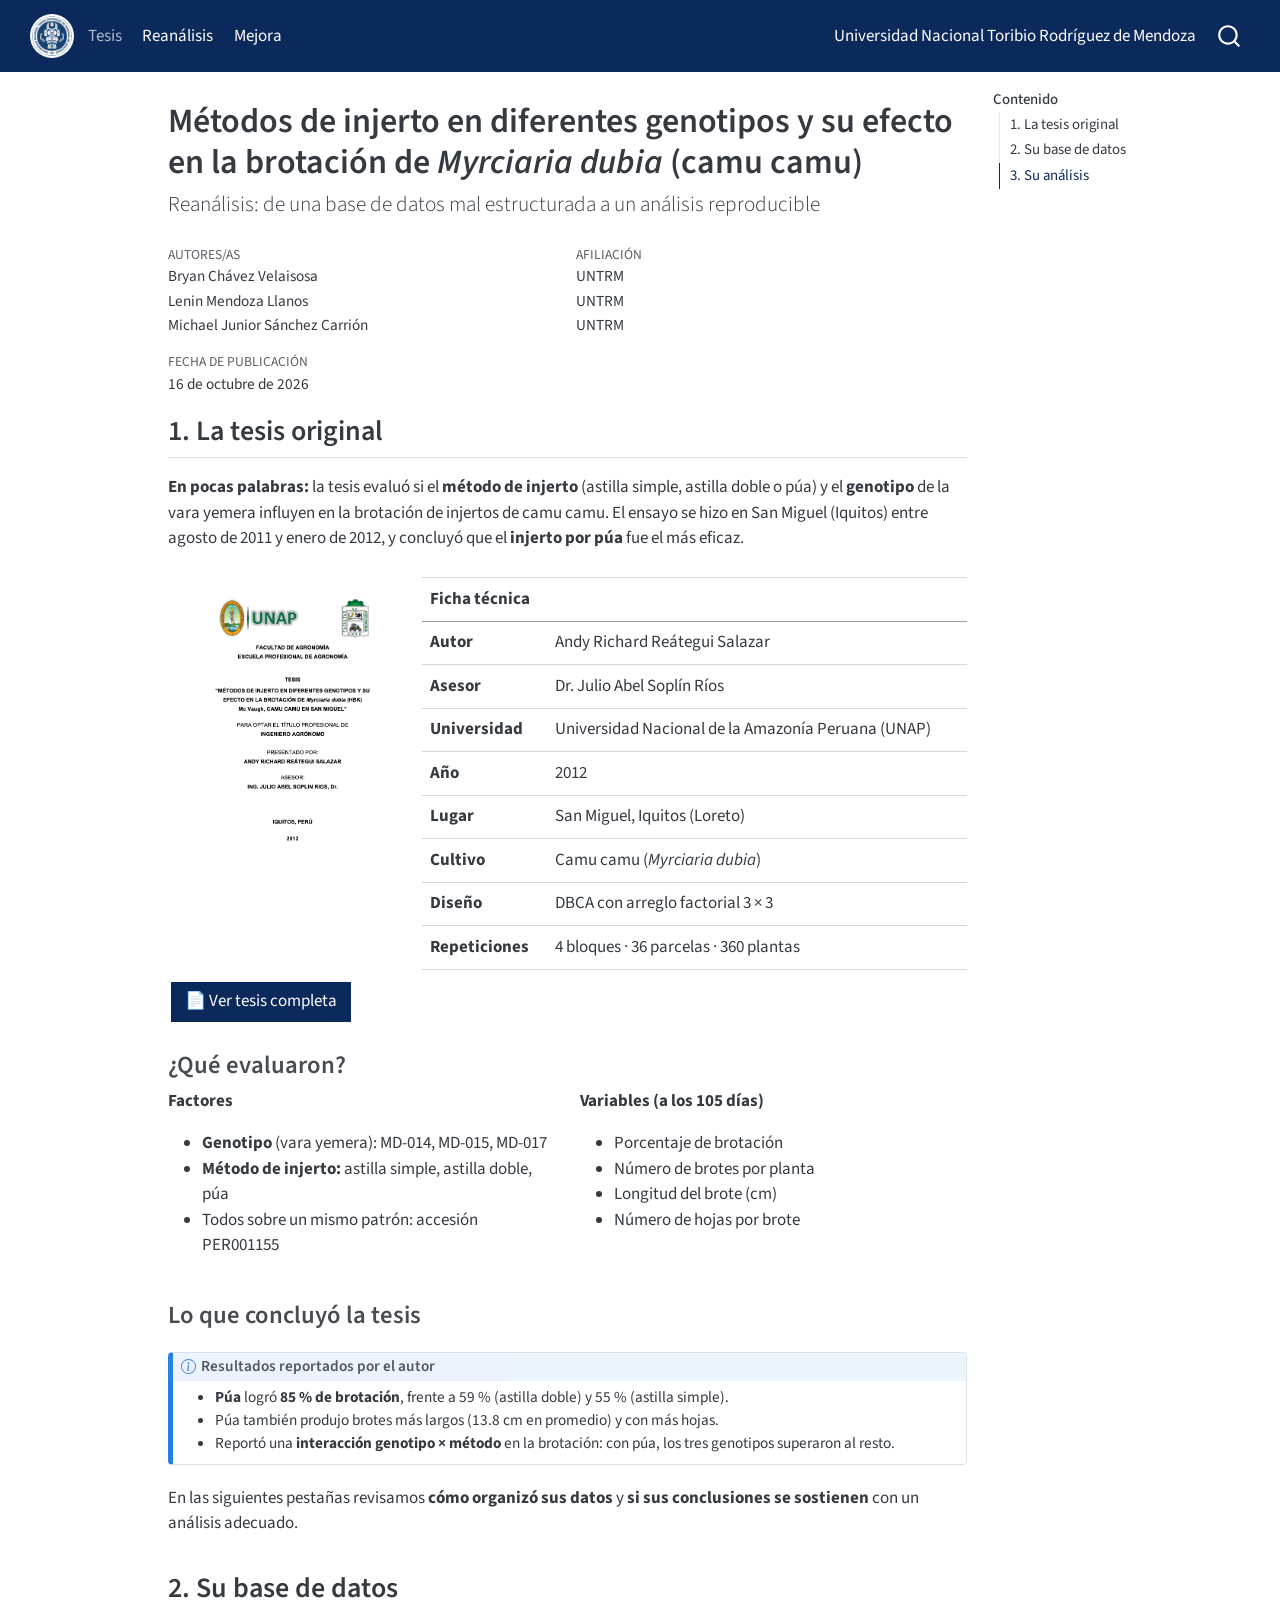
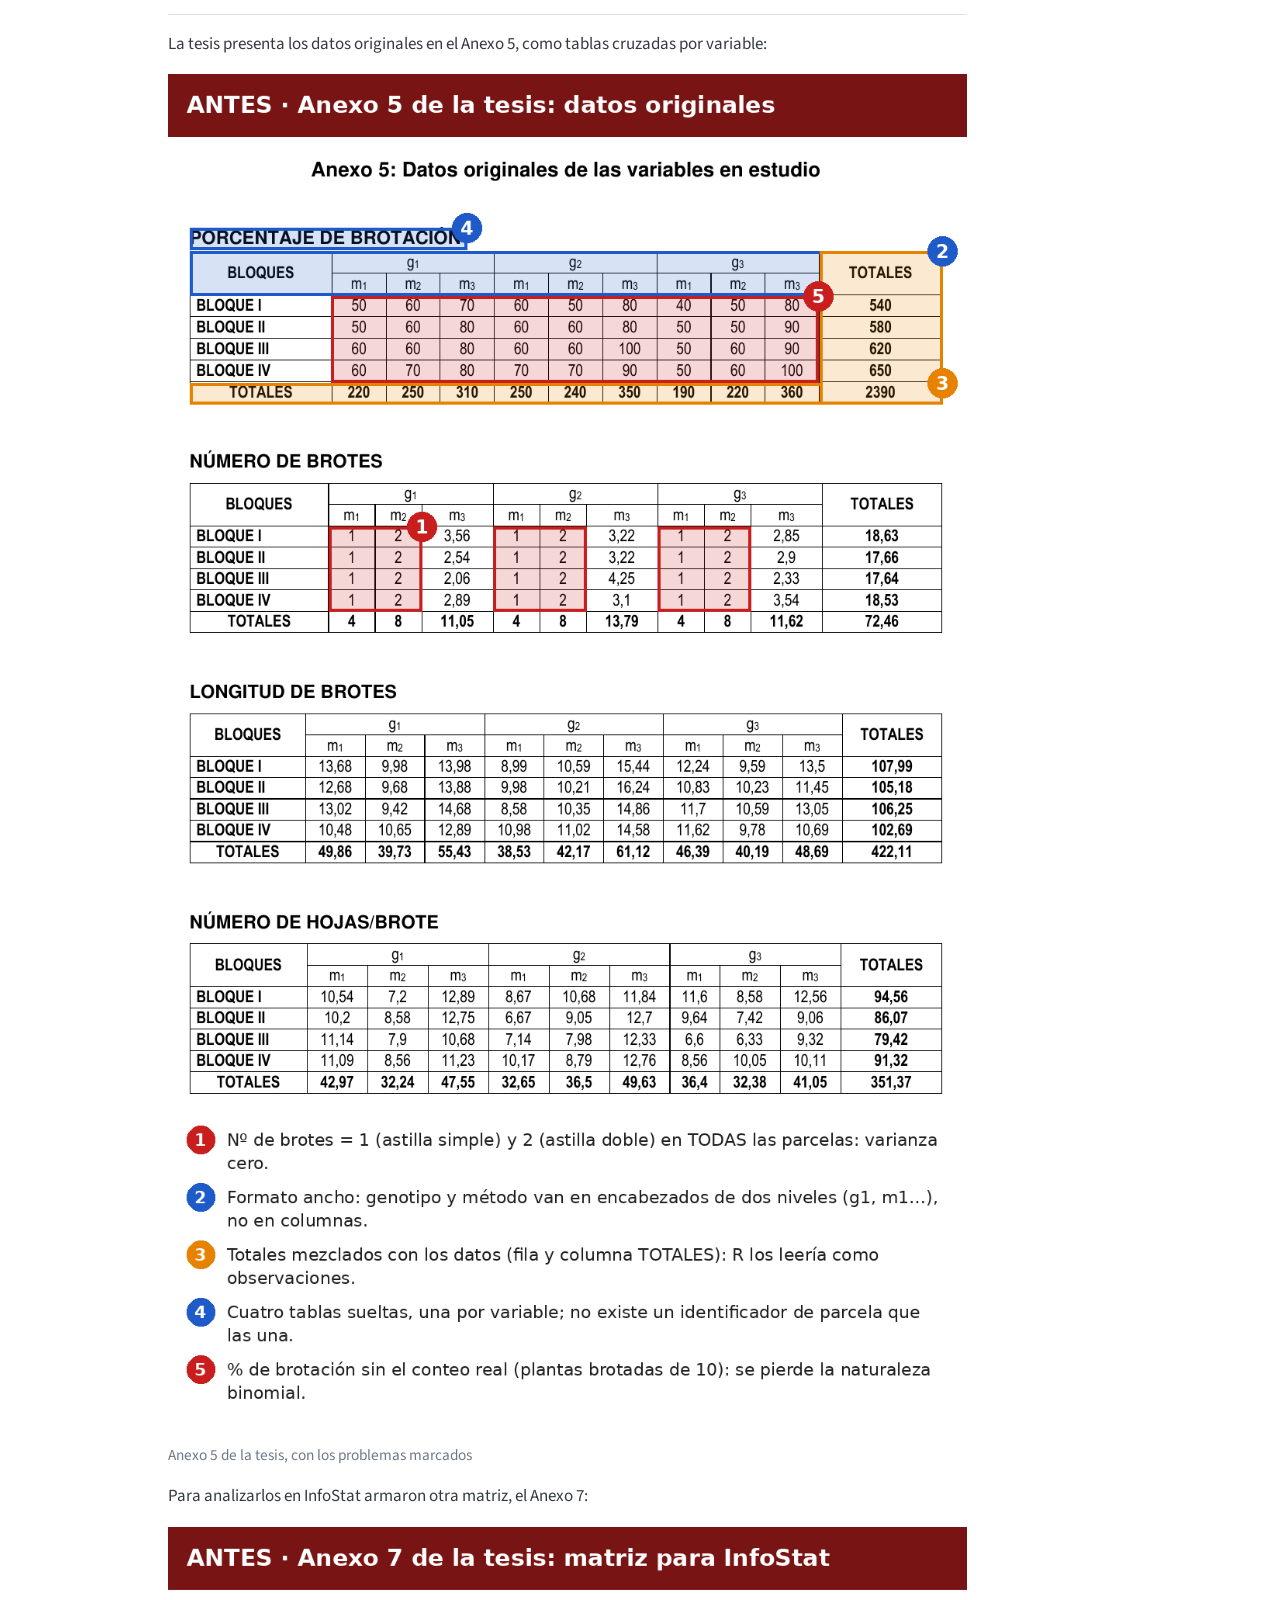
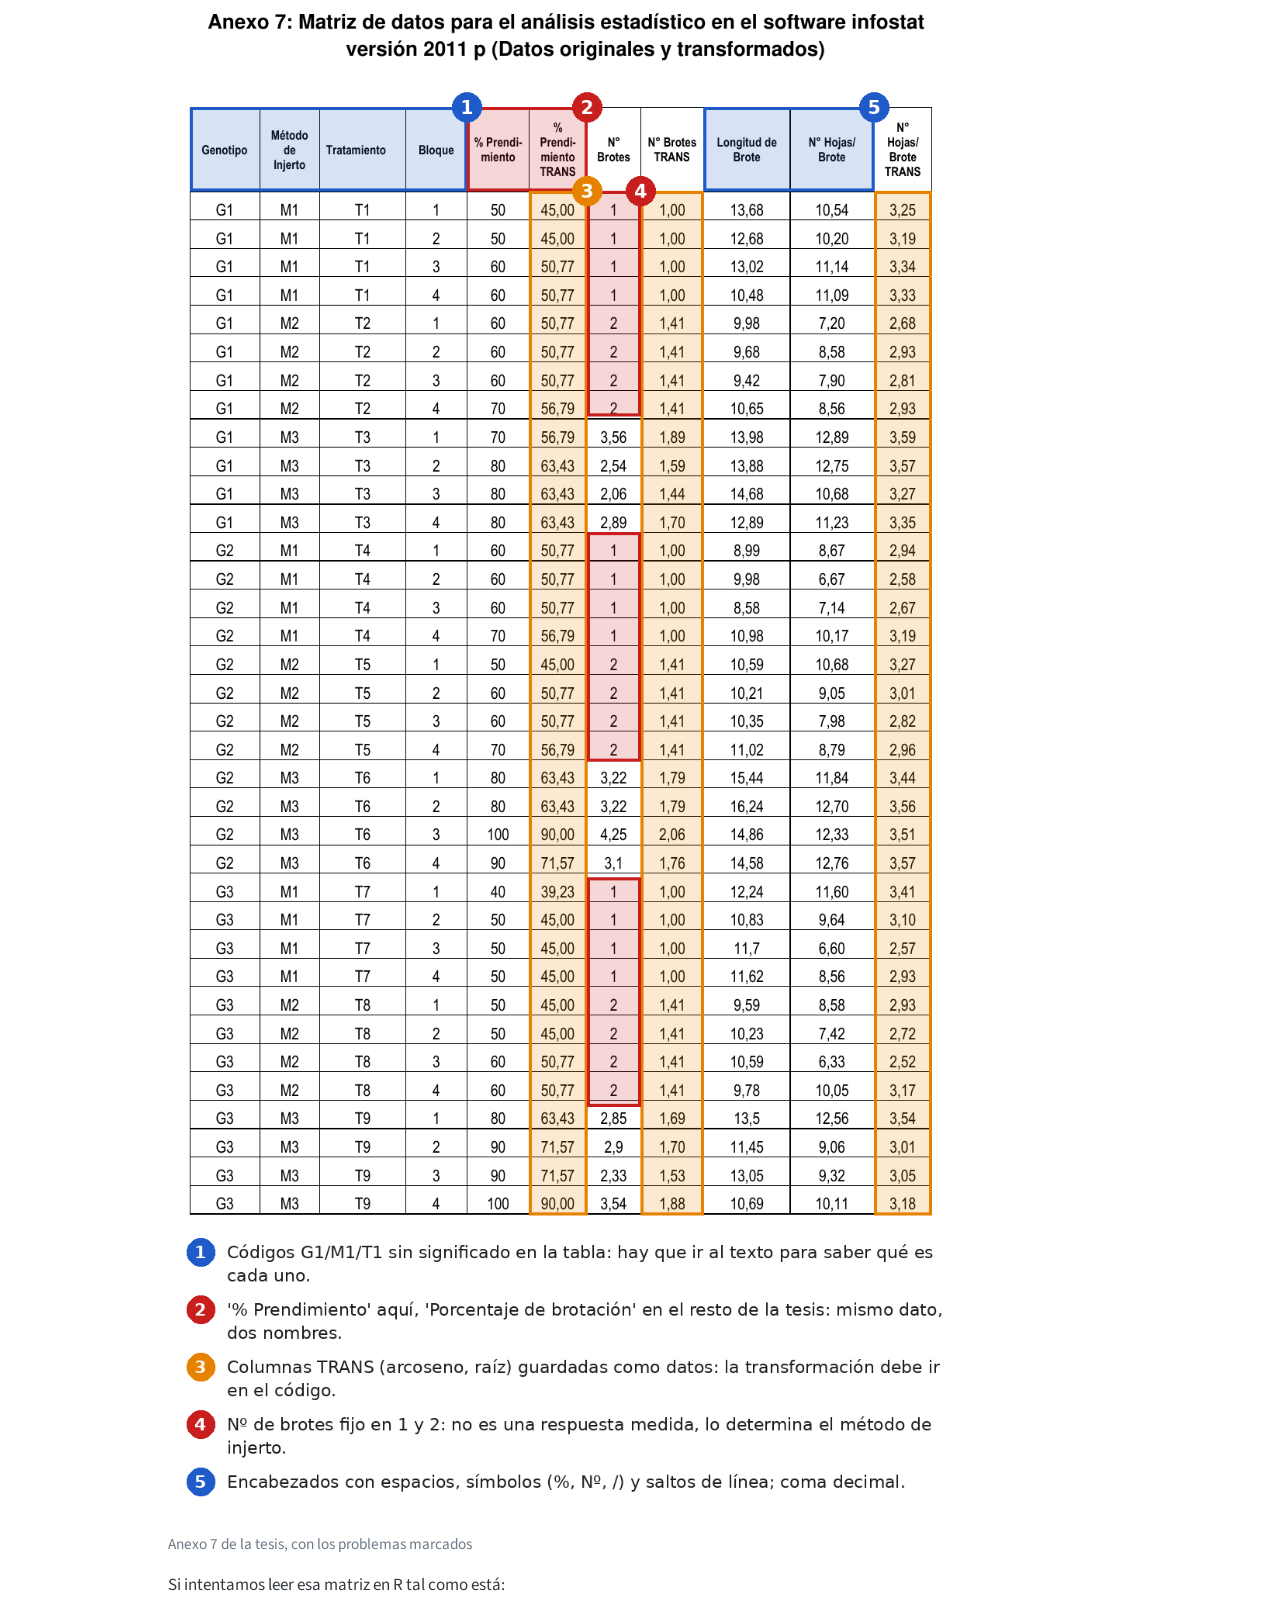
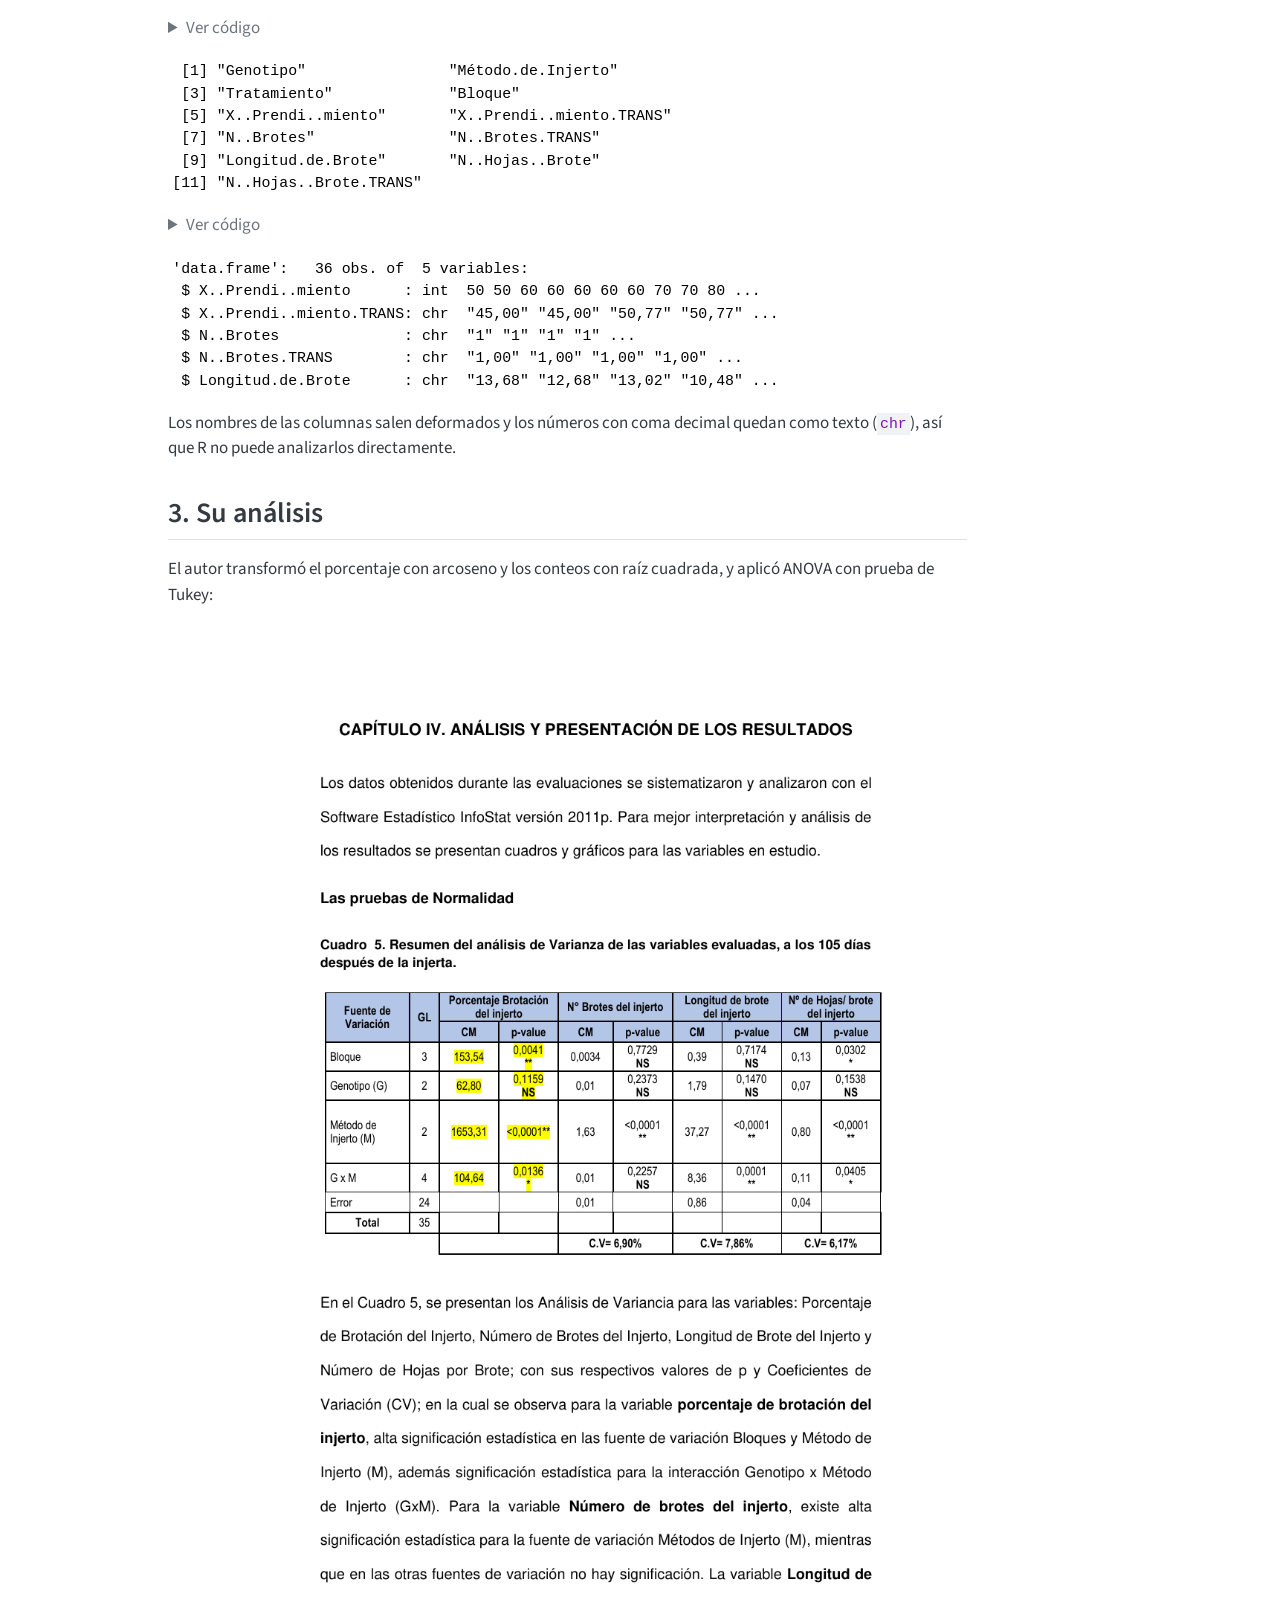
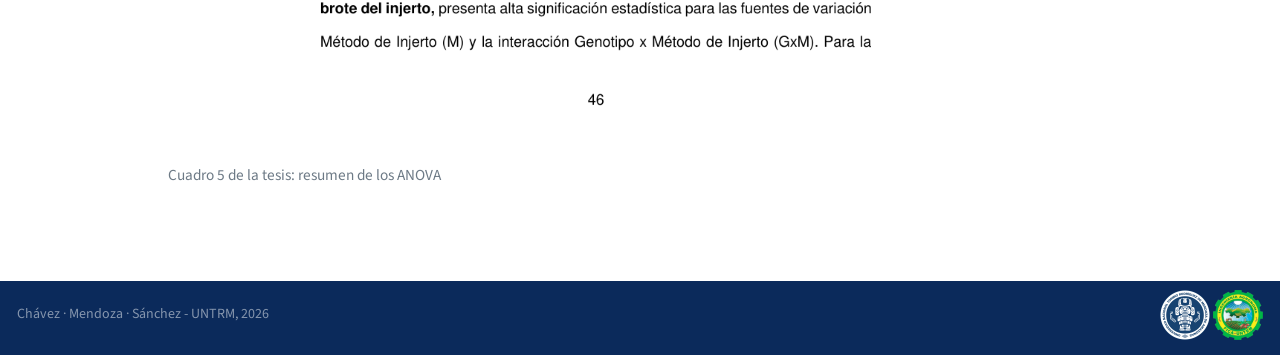
<file: docs/index.html>
<!DOCTYPE html>
<html xmlns="http://www.w3.org/1999/xhtml" lang="es" xml:lang="es"><head>

<meta charset="utf-8">
<meta name="generator" content="quarto-1.9.37">

<meta name="viewport" content="width=device-width, initial-scale=1.0, user-scalable=yes">

<meta name="author" content="Bryan Chávez Velaisosa">
<meta name="author" content="Lenin Mendoza Llanos">
<meta name="author" content="Michael Junior Sánchez Carrión">

<title>Métodos de injerto en diferentes genotipos y su efecto en la brotación de Myrciaria dubia (camu camu)</title>
<style>
/* Default styles provided by pandoc.
** See https://pandoc.org/MANUAL.html#variables-for-html for config info.
*/
code{white-space: pre-wrap;}
span.smallcaps{font-variant: small-caps;}
div.columns{display: flex; gap: min(4vw, 1.5em);}
div.column{flex: auto; overflow-x: auto;}
div.hanging-indent{margin-left: 1.5em; text-indent: -1.5em;}
ul.task-list{list-style: none;}
ul.task-list li input[type="checkbox"] {
  width: 0.8em;
  margin: 0 0.8em 0.2em -1em; /* quarto-specific, see https://github.com/quarto-dev/quarto-cli/issues/4556 */ 
  vertical-align: middle;
}
/* CSS for syntax highlighting */
html { -webkit-text-size-adjust: 100%; }
pre > code.sourceCode { white-space: pre; position: relative; }
pre > code.sourceCode > span { display: inline-block; line-height: 1.25; }
pre > code.sourceCode > span:empty { height: 1.2em; }
.sourceCode { overflow: visible; }
code.sourceCode > span { color: inherit; text-decoration: inherit; }
div.sourceCode { margin: 1em 0; }
pre.sourceCode { margin: 0; }
@media screen {
div.sourceCode { overflow: auto; }
}
@media print {
pre > code.sourceCode { white-space: pre-wrap; }
pre > code.sourceCode > span { text-indent: -5em; padding-left: 5em; }
}
pre.numberSource code
  { counter-reset: source-line 0; }
pre.numberSource code > span
  { position: relative; left: -4em; counter-increment: source-line; }
pre.numberSource code > span > a:first-child::before
  { content: counter(source-line);
    position: relative; left: -1em; text-align: right; vertical-align: baseline;
    border: none; display: inline-block;
    -webkit-touch-callout: none; -webkit-user-select: none;
    -khtml-user-select: none; -moz-user-select: none;
    -ms-user-select: none; user-select: none;
    padding: 0 4px; width: 4em;
  }
pre.numberSource { margin-left: 3em;  padding-left: 4px; }
div.sourceCode
  {   }
@media screen {
pre > code.sourceCode > span > a:first-child::before { text-decoration: underline; }
}
</style>


<script src="site_libs/quarto-nav/quarto-nav.js"></script>
<script src="site_libs/quarto-nav/headroom.min.js"></script>
<script src="site_libs/clipboard/clipboard.min.js"></script>
<script src="site_libs/quarto-search/autocomplete.umd.js"></script>
<script src="site_libs/quarto-search/fuse.min.js"></script>
<script src="site_libs/quarto-search/quarto-search.js"></script>
<meta name="quarto:offset" content="./">
<script src="site_libs/quarto-html/quarto.js" type="module"></script>
<script src="site_libs/quarto-html/tabsets/tabsets.js" type="module"></script>
<script src="site_libs/quarto-html/popper.min.js"></script>
<script src="site_libs/quarto-html/tippy.umd.min.js"></script>
<script src="site_libs/quarto-html/anchor.min.js"></script>
<link href="site_libs/quarto-html/tippy.css" rel="stylesheet">
<link href="site_libs/quarto-html/quarto-syntax-highlighting-7f8f88aac4f3542376d5c11b86a4c14d.css" rel="stylesheet" id="quarto-text-highlighting-styles">
<script src="site_libs/bootstrap/bootstrap.min.js"></script>
<link href="site_libs/bootstrap/bootstrap-icons.css" rel="stylesheet">
<link href="site_libs/bootstrap/bootstrap-89554284a4097b124a29e91811425c77.min.css" rel="stylesheet" append-hash="true" id="quarto-bootstrap" data-mode="light">
<script id="quarto-search-options" type="application/json">{
  "location": "navbar",
  "copy-button": false,
  "collapse-after": 3,
  "panel-placement": "end",
  "type": "overlay",
  "limit": 50,
  "keyboard-shortcut": [
    "f",
    "/",
    "s"
  ],
  "show-item-context": false,
  "language": {
    "search-no-results-text": "No se han encontrado resultados",
    "search-matching-documents-text": "documentos encontrados",
    "search-copy-link-title": "Copiar el enlace en la búsqueda",
    "search-hide-matches-text": "Ocultar resultados adicionales",
    "search-more-match-text": "resultado adicional en este documento",
    "search-more-matches-text": "resultados adicionales en este documento",
    "search-clear-button-title": "Borrar",
    "search-text-placeholder": "",
    "search-detached-cancel-button-title": "Cancelar",
    "search-submit-button-title": "Enviar",
    "search-label": "Buscar"
  }
}</script>


</head>

<body class="nav-fixed quarto-light">

<div id="quarto-search-results"></div>
  <header id="quarto-header" class="headroom fixed-top">
    <nav class="navbar navbar-expand-lg " data-bs-theme="dark">
      <div class="navbar-container container-fluid">
      <div class="navbar-brand-container mx-auto">
    <a href="./index.html" class="navbar-brand navbar-brand-logo">
    <img src="./img/logo-untrm.png" alt="Logo UNTRM" class="navbar-logo light-content">
    <img src="./img/logo-untrm.png" alt="Logo UNTRM" class="navbar-logo dark-content">
    </a>
  </div>
            <div id="quarto-search" class="" title="Buscar"></div>
          <button class="navbar-toggler" type="button" data-bs-toggle="collapse" data-bs-target="#navbarCollapse" aria-controls="navbarCollapse" role="menu" aria-expanded="false" aria-label="Navegación de palanca" onclick="if (window.quartoToggleHeadroom) { window.quartoToggleHeadroom(); }">
  <span class="navbar-toggler-icon"></span>
</button>
          <div class="collapse navbar-collapse" id="navbarCollapse">
            <ul class="navbar-nav navbar-nav-scroll me-auto">
  <li class="nav-item">
    <a class="nav-link active" href="./index.html" aria-current="page"> 
<span class="menu-text">Tesis</span></a>
  </li>  
  <li class="nav-item">
    <a class="nav-link" href="./reanalisis.html"> 
<span class="menu-text">Reanálisis</span></a>
  </li>  
  <li class="nav-item">
    <a class="nav-link" href="./mejoras.html"> 
<span class="menu-text">Mejora</span></a>
  </li>  
</ul>
            <ul class="navbar-nav navbar-nav-scroll ms-auto">
  <li class="nav-item">
    <span class="nav-link">
<span class="menu-text">Universidad Nacional Toribio Rodríguez de Mendoza</span>
    </span>
  </li>  
</ul>
          </div> <!-- /navcollapse -->
            <div class="quarto-navbar-tools">
</div>
      </div> <!-- /container-fluid -->
    </nav>
</header>
<!-- content -->
<div id="quarto-content" class="quarto-container page-columns page-rows-contents page-layout-article page-navbar">
<!-- sidebar -->
<!-- margin-sidebar -->
    <div id="quarto-margin-sidebar" class="sidebar margin-sidebar">
        <nav id="TOC" role="doc-toc" class="toc-active">
    <h2 id="toc-title">Contenido</h2>
   
  <ul>
  <li><a href="#la-tesis-original" id="toc-la-tesis-original" class="nav-link active" data-scroll-target="#la-tesis-original">1. La tesis original</a>
  <ul class="collapse">
  <li><a href="#qué-evaluaron" id="toc-qué-evaluaron" class="nav-link" data-scroll-target="#qué-evaluaron">¿Qué evaluaron?</a></li>
  <li><a href="#lo-que-concluyó-la-tesis" id="toc-lo-que-concluyó-la-tesis" class="nav-link" data-scroll-target="#lo-que-concluyó-la-tesis">Lo que concluyó la tesis</a></li>
  </ul></li>
  <li><a href="#su-base-de-datos" id="toc-su-base-de-datos" class="nav-link" data-scroll-target="#su-base-de-datos">2. Su base de datos</a></li>
  <li><a href="#su-análisis" id="toc-su-análisis" class="nav-link" data-scroll-target="#su-análisis">3. Su análisis</a></li>
  </ul>
</nav>
    </div>
<!-- main -->
<main class="content" id="quarto-document-content">

<header id="title-block-header" class="quarto-title-block default">
<div class="quarto-title">
<h1 class="title">Métodos de injerto en diferentes genotipos y su efecto en la brotación de <em>Myrciaria dubia</em> (camu camu)</h1>
<p class="subtitle lead">Reanálisis: de una base de datos mal estructurada a un análisis reproducible</p>
</div>


<div class="quarto-title-meta-author">
  <div class="quarto-title-meta-heading">Autores/as</div>
  <div class="quarto-title-meta-heading">Afiliación</div>
  
    <div class="quarto-title-meta-contents">
    <p class="author">Bryan Chávez Velaisosa </p>
  </div>
  <div class="quarto-title-meta-contents">
        <p class="affiliation">
            UNTRM
          </p>
      </div>
    <div class="quarto-title-meta-contents">
    <p class="author">Lenin Mendoza Llanos </p>
  </div>
  <div class="quarto-title-meta-contents">
        <p class="affiliation">
            UNTRM
          </p>
      </div>
    <div class="quarto-title-meta-contents">
    <p class="author">Michael Junior Sánchez Carrión </p>
  </div>
  <div class="quarto-title-meta-contents">
        <p class="affiliation">
            UNTRM
          </p>
      </div>
  </div>

<div class="quarto-title-meta">

      
    <div>
    <div class="quarto-title-meta-heading">Fecha de publicación</div>
    <div class="quarto-title-meta-contents">
      <p class="date">16 de octubre de 2026</p>
    </div>
  </div>
  
    
  </div>
  


</header>


<section id="la-tesis-original" class="level2">
<h2 class="anchored" data-anchor-id="la-tesis-original">1. La tesis original</h2>
<div class="resumen">
<p><strong>En pocas palabras:</strong> la tesis evaluó si el <strong>método de injerto</strong> (astilla simple, astilla doble o púa) y el <strong>genotipo</strong> de la vara yemera influyen en la brotación de injertos de camu camu. El ensayo se hizo en San Miguel (Iquitos) entre agosto de 2011 y enero de 2012, y concluyó que el <strong>injerto por púa</strong> fue el más eficaz.</p>
</div>
<div class="quarto-layout-panel" data-layout="[30,70]">
<div class="quarto-layout-row">
<div class="quarto-layout-cell" style="flex-basis: 30.0%;justify-content: center;">
<p><img src="img/portada_tesis.png" class="portada img-fluid"></p>
</div>
<div class="quarto-layout-cell" style="flex-basis: 70.0%;justify-content: center;">
<table class="caption-top table">
<thead>
<tr class="header">
<th style="text-align: left;">Ficha técnica</th>
<th style="text-align: left;"></th>
</tr>
</thead>
<tbody>
<tr class="odd">
<td style="text-align: left;"><strong>Autor</strong></td>
<td style="text-align: left;">Andy Richard Reátegui Salazar</td>
</tr>
<tr class="even">
<td style="text-align: left;"><strong>Asesor</strong></td>
<td style="text-align: left;">Dr.&nbsp;Julio Abel Soplín Ríos</td>
</tr>
<tr class="odd">
<td style="text-align: left;"><strong>Universidad</strong></td>
<td style="text-align: left;">Universidad Nacional de la Amazonía Peruana (UNAP)</td>
</tr>
<tr class="even">
<td style="text-align: left;"><strong>Año</strong></td>
<td style="text-align: left;">2012</td>
</tr>
<tr class="odd">
<td style="text-align: left;"><strong>Lugar</strong></td>
<td style="text-align: left;">San Miguel, Iquitos (Loreto)</td>
</tr>
<tr class="even">
<td style="text-align: left;"><strong>Cultivo</strong></td>
<td style="text-align: left;">Camu camu (<em>Myrciaria dubia</em>)</td>
</tr>
<tr class="odd">
<td style="text-align: left;"><strong>Diseño</strong></td>
<td style="text-align: left;">DBCA con arreglo factorial 3 × 3</td>
</tr>
<tr class="even">
<td style="text-align: left;"><strong>Repeticiones</strong></td>
<td style="text-align: left;">4 bloques · 36 parcelas · 360 plantas</td>
</tr>
</tbody>
</table>
</div>
</div>
<div class="quarto-layout-row">
<div class="quarto-layout-cell" style="flex-basis: 30.0%;justify-content: flex-start;">
<p><a href="https://api-repositorio.unapiquitos.edu.pe/server/api/core/bitstreams/36455bbd-36ca-40e0-aa8e-1a7fc9ed3865/content" class="btn btn-primary">📄 Ver tesis completa</a></p>
</div>
</div>
</div>
<section id="qué-evaluaron" class="level3">
<h3 class="anchored" data-anchor-id="qué-evaluaron">¿Qué evaluaron?</h3>
<div class="grid">
<div class="g-col-12 g-col-md-6">
<p><strong>Factores</strong></p>
<ul>
<li><strong>Genotipo</strong> (vara yemera): MD-014, MD-015, MD-017</li>
<li><strong>Método de injerto:</strong> astilla simple, astilla doble, púa</li>
<li>Todos sobre un mismo patrón: accesión PER001155</li>
</ul>
</div>
<div class="g-col-12 g-col-md-6">
<p><strong>Variables (a los 105 días)</strong></p>
<ul>
<li>Porcentaje de brotación</li>
<li>Número de brotes por planta</li>
<li>Longitud del brote (cm)</li>
<li>Número de hojas por brote</li>
</ul>
</div>
</div>
</section>
<section id="lo-que-concluyó-la-tesis" class="level3">
<h3 class="anchored" data-anchor-id="lo-que-concluyó-la-tesis">Lo que concluyó la tesis</h3>
<div class="callout callout-style-default callout-note callout-titled">
<div class="callout-header d-flex align-content-center">
<div class="callout-icon-container">
<i class="callout-icon"></i>
</div>
<div class="callout-title-container flex-fill">
<span class="screen-reader-only">Nota</span>Resultados reportados por el autor
</div>
</div>
<div class="callout-body-container callout-body">
<ul>
<li><strong>Púa</strong> logró <strong>85 % de brotación</strong>, frente a 59 % (astilla doble) y 55 % (astilla simple).</li>
<li>Púa también produjo brotes más largos (13.8 cm en promedio) y con más hojas.</li>
<li>Reportó una <strong>interacción genotipo × método</strong> en la brotación: con púa, los tres genotipos superaron al resto.</li>
</ul>
</div>
</div>
<p>En las siguientes pestañas revisamos <strong>cómo organizó sus datos</strong> y <strong>si sus conclusiones se sostienen</strong> con un análisis adecuado.</p>
</section>
</section>
<section id="su-base-de-datos" class="level2">
<h2 class="anchored" data-anchor-id="su-base-de-datos">2. Su base de datos</h2>
<p>La tesis presenta los datos originales en el Anexo 5, como tablas cruzadas por variable:</p>
<div class="quarto-figure quarto-figure-center">
<figure class="figure">
<p><img src="img/antes_anexo5_anotado.png" class="img-fluid figure-img"></p>
<figcaption>Anexo 5 de la tesis, con los problemas marcados</figcaption>
</figure>
</div>
<p>Para analizarlos en InfoStat armaron otra matriz, el Anexo 7:</p>
<div class="quarto-figure quarto-figure-center">
<figure class="figure">
<p><img src="img/antes_anexo7_anotado.png" class="img-fluid figure-img"></p>
<figcaption>Anexo 7 de la tesis, con los problemas marcados</figcaption>
</figure>
</div>
<p>Si intentamos leer esa matriz en R tal como está:</p>
<div class="cell">
<details class="code-fold">
<summary>Ver código</summary>
<div class="code-copy-outer-scaffold"><div class="sourceCode cell-code" id="cb1"><pre class="sourceCode r code-with-copy"><code class="sourceCode r"><span id="cb1-1"><a href="#cb1-1" aria-hidden="true" tabindex="-1"></a>original <span class="ot">&lt;-</span> <span class="fu">read.csv</span>(<span class="st">"data/raw/datos_originales_tesis_anexo7.csv"</span>, <span class="at">sep =</span> <span class="st">";"</span>)</span>
<span id="cb1-2"><a href="#cb1-2" aria-hidden="true" tabindex="-1"></a><span class="fu">names</span>(original)</span></code></pre></div><button title="Copiar al portapapeles" class="code-copy-button"><i class="bi"></i></button></div>
</details>
<div class="cell-output cell-output-stdout">
<pre><code> [1] "Genotipo"                "Método.de.Injerto"      
 [3] "Tratamiento"             "Bloque"                 
 [5] "X..Prendi..miento"       "X..Prendi..miento.TRANS"
 [7] "N..Brotes"               "N..Brotes.TRANS"        
 [9] "Longitud.de.Brote"       "N..Hojas..Brote"        
[11] "N..Hojas..Brote.TRANS"  </code></pre>
</div>
<details class="code-fold">
<summary>Ver código</summary>
<div class="code-copy-outer-scaffold"><div class="sourceCode cell-code" id="cb3"><pre class="sourceCode r code-with-copy"><code class="sourceCode r"><span id="cb3-1"><a href="#cb3-1" aria-hidden="true" tabindex="-1"></a><span class="fu">str</span>(original[, <span class="dv">5</span><span class="sc">:</span><span class="dv">9</span>])</span></code></pre></div><button title="Copiar al portapapeles" class="code-copy-button"><i class="bi"></i></button></div>
</details>
<div class="cell-output cell-output-stdout">
<pre><code>'data.frame':   36 obs. of  5 variables:
 $ X..Prendi..miento      : int  50 50 60 60 60 60 60 70 70 80 ...
 $ X..Prendi..miento.TRANS: chr  "45,00" "45,00" "50,77" "50,77" ...
 $ N..Brotes              : chr  "1" "1" "1" "1" ...
 $ N..Brotes.TRANS        : chr  "1,00" "1,00" "1,00" "1,00" ...
 $ Longitud.de.Brote      : chr  "13,68" "12,68" "13,02" "10,48" ...</code></pre>
</div>
</div>
<p>Los nombres de las columnas salen deformados y los números con coma decimal quedan como texto (<code>chr</code>), así que R no puede analizarlos directamente.</p>
</section>
<section id="su-análisis" class="level2">
<h2 class="anchored" data-anchor-id="su-análisis">3. Su análisis</h2>
<p>El autor transformó el porcentaje con arcoseno y los conteos con raíz cuadrada, y aplicó ANOVA con prueba de Tukey:</p>
<div class="quarto-figure quarto-figure-center">
<figure class="figure">
<p><img src="img/pag-59.png" class="img-fluid figure-img"></p>
<figcaption>Cuadro 5 de la tesis: resumen de los ANOVA</figcaption>
</figure>
</div>


</section>

</main> <!-- /main -->
<script id="quarto-html-after-body" type="application/javascript">
  window.document.addEventListener("DOMContentLoaded", function (event) {
    const icon = "";
    const anchorJS = new window.AnchorJS();
    anchorJS.options = {
      placement: 'right',
      icon: icon
    };
    anchorJS.add('.anchored');
    const isCodeAnnotation = (el) => {
      for (const clz of el.classList) {
        if (clz.startsWith('code-annotation-')) {                     
          return true;
        }
      }
      return false;
    }
    const onCopySuccess = function(e) {
      // button target
      const button = e.trigger;
      // don't keep focus
      button.blur();
      // flash "checked"
      button.classList.add('code-copy-button-checked');
      var currentTitle = button.getAttribute("title");
      button.setAttribute("title", "Copiado");
      let tooltip;
      if (window.bootstrap) {
        button.setAttribute("data-bs-toggle", "tooltip");
        button.setAttribute("data-bs-placement", "left");
        button.setAttribute("data-bs-title", "Copiado");
        tooltip = new bootstrap.Tooltip(button, 
          { trigger: "manual", 
            customClass: "code-copy-button-tooltip",
            offset: [0, -8]});
        tooltip.show();    
      }
      setTimeout(function() {
        if (tooltip) {
          tooltip.hide();
          button.removeAttribute("data-bs-title");
          button.removeAttribute("data-bs-toggle");
          button.removeAttribute("data-bs-placement");
        }
        button.setAttribute("title", currentTitle);
        button.classList.remove('code-copy-button-checked');
      }, 1000);
      // clear code selection
      e.clearSelection();
    }
    const getTextToCopy = function(trigger) {
      const outerScaffold = trigger.parentElement.cloneNode(true);
      const codeEl = outerScaffold.querySelector('code');
      for (const childEl of codeEl.children) {
        if (isCodeAnnotation(childEl)) {
          childEl.remove();
        }
      }
      return codeEl.innerText;
    }
    const clipboard = new window.ClipboardJS('.code-copy-button:not([data-in-quarto-modal])', {
      text: getTextToCopy
    });
    clipboard.on('success', onCopySuccess);
    if (window.document.getElementById('quarto-embedded-source-code-modal')) {
      const clipboardModal = new window.ClipboardJS('.code-copy-button[data-in-quarto-modal]', {
        text: getTextToCopy,
        container: window.document.getElementById('quarto-embedded-source-code-modal')
      });
      clipboardModal.on('success', onCopySuccess);
    }
      var localhostRegex = new RegExp(/^(?:http|https):\/\/localhost\:?[0-9]*\//);
      var mailtoRegex = new RegExp(/^mailto:/);
        var filterRegex = new RegExp('/' + window.location.host + '/');
      var isInternal = (href) => {
          return filterRegex.test(href) || localhostRegex.test(href) || mailtoRegex.test(href);
      }
      // Inspect non-navigation links and adorn them if external
     var links = window.document.querySelectorAll('a[href]:not(.nav-link):not(.navbar-brand):not(.toc-action):not(.sidebar-link):not(.sidebar-item-toggle):not(.pagination-link):not(.no-external):not([aria-hidden]):not(.dropdown-item):not(.quarto-navigation-tool):not(.about-link)');
      for (var i=0; i<links.length; i++) {
        const link = links[i];
        if (!isInternal(link.href)) {
          // undo the damage that might have been done by quarto-nav.js in the case of
          // links that we want to consider external
          if (link.dataset.originalHref !== undefined) {
            link.href = link.dataset.originalHref;
          }
        }
      }
    function tippyHover(el, contentFn, onTriggerFn, onUntriggerFn) {
      const config = {
        allowHTML: true,
        maxWidth: 500,
        delay: 100,
        arrow: false,
        appendTo: function(el) {
            return el.parentElement;
        },
        interactive: true,
        interactiveBorder: 10,
        theme: 'quarto',
        placement: 'bottom-start',
      };
      if (contentFn) {
        config.content = contentFn;
      }
      if (onTriggerFn) {
        config.onTrigger = onTriggerFn;
      }
      if (onUntriggerFn) {
        config.onUntrigger = onUntriggerFn;
      }
      window.tippy(el, config); 
    }
    const noterefs = window.document.querySelectorAll('a[role="doc-noteref"]');
    for (var i=0; i<noterefs.length; i++) {
      const ref = noterefs[i];
      tippyHover(ref, function() {
        // use id or data attribute instead here
        let href = ref.getAttribute('data-footnote-href') || ref.getAttribute('href');
        try { href = new URL(href).hash; } catch {}
        const id = href.replace(/^#\/?/, "");
        const note = window.document.getElementById(id);
        if (note) {
          return note.innerHTML;
        } else {
          return "";
        }
      });
    }
    const xrefs = window.document.querySelectorAll('a.quarto-xref');
    const processXRef = (id, note) => {
      // Strip column container classes
      const stripColumnClz = (el) => {
        el.classList.remove("page-full", "page-columns");
        if (el.children) {
          for (const child of el.children) {
            stripColumnClz(child);
          }
        }
      }
      stripColumnClz(note)
      if (id === null || id.startsWith('sec-')) {
        // Special case sections, only their first couple elements
        const container = document.createElement("div");
        if (note.children && note.children.length > 2) {
          container.appendChild(note.children[0].cloneNode(true));
          for (let i = 1; i < note.children.length; i++) {
            const child = note.children[i];
            if (child.tagName === "P" && child.innerText === "") {
              continue;
            } else {
              container.appendChild(child.cloneNode(true));
              break;
            }
          }
          if (window.Quarto?.typesetMath) {
            window.Quarto.typesetMath(container);
          }
          return container.innerHTML
        } else {
          if (window.Quarto?.typesetMath) {
            window.Quarto.typesetMath(note);
          }
          return note.innerHTML;
        }
      } else {
        // Remove any anchor links if they are present
        const anchorLink = note.querySelector('a.anchorjs-link');
        if (anchorLink) {
          anchorLink.remove();
        }
        if (window.Quarto?.typesetMath) {
          window.Quarto.typesetMath(note);
        }
        if (note.classList.contains("callout")) {
          return note.outerHTML;
        } else {
          return note.innerHTML;
        }
      }
    }
    for (var i=0; i<xrefs.length; i++) {
      const xref = xrefs[i];
      tippyHover(xref, undefined, function(instance) {
        instance.disable();
        let url = xref.getAttribute('href');
        let hash = undefined; 
        if (url.startsWith('#')) {
          hash = url;
        } else {
          try { hash = new URL(url).hash; } catch {}
        }
        if (hash) {
          const id = hash.replace(/^#\/?/, "");
          const note = window.document.getElementById(id);
          if (note !== null) {
            try {
              const html = processXRef(id, note.cloneNode(true));
              instance.setContent(html);
            } finally {
              instance.enable();
              instance.show();
            }
          } else {
            // See if we can fetch this
            fetch(url.split('#')[0])
            .then(res => res.text())
            .then(html => {
              const parser = new DOMParser();
              const htmlDoc = parser.parseFromString(html, "text/html");
              const note = htmlDoc.getElementById(id);
              if (note !== null) {
                const html = processXRef(id, note);
                instance.setContent(html);
              } 
            }).finally(() => {
              instance.enable();
              instance.show();
            });
          }
        } else {
          // See if we can fetch a full url (with no hash to target)
          // This is a special case and we should probably do some content thinning / targeting
          fetch(url)
          .then(res => res.text())
          .then(html => {
            const parser = new DOMParser();
            const htmlDoc = parser.parseFromString(html, "text/html");
            const note = htmlDoc.querySelector('main.content');
            if (note !== null) {
              // This should only happen for chapter cross references
              // (since there is no id in the URL)
              // remove the first header
              if (note.children.length > 0 && note.children[0].tagName === "HEADER") {
                note.children[0].remove();
              }
              const html = processXRef(null, note);
              instance.setContent(html);
            } 
          }).finally(() => {
            instance.enable();
            instance.show();
          });
        }
      }, function(instance) {
      });
    }
        let selectedAnnoteEl;
        const selectorForAnnotation = ( cell, annotation) => {
          let cellAttr = 'data-code-cell="' + cell + '"';
          let lineAttr = 'data-code-annotation="' +  annotation + '"';
          const selector = 'span[' + cellAttr + '][' + lineAttr + ']';
          return selector;
        }
        const selectCodeLines = (annoteEl) => {
          const doc = window.document;
          const targetCell = annoteEl.getAttribute("data-target-cell");
          const targetAnnotation = annoteEl.getAttribute("data-target-annotation");
          const annoteSpan = window.document.querySelector(selectorForAnnotation(targetCell, targetAnnotation));
          const lines = annoteSpan.getAttribute("data-code-lines").split(",");
          const lineIds = lines.map((line) => {
            return targetCell + "-" + line;
          })
          let top = null;
          let height = null;
          let parent = null;
          if (lineIds.length > 0) {
              //compute the position of the single el (top and bottom and make a div)
              const el = window.document.getElementById(lineIds[0]);
              top = el.offsetTop;
              height = el.offsetHeight;
              parent = el.parentElement.parentElement;
            if (lineIds.length > 1) {
              const lastEl = window.document.getElementById(lineIds[lineIds.length - 1]);
              const bottom = lastEl.offsetTop + lastEl.offsetHeight;
              height = bottom - top;
            }
            if (top !== null && height !== null && parent !== null) {
              // cook up a div (if necessary) and position it 
              let div = window.document.getElementById("code-annotation-line-highlight");
              if (div === null) {
                div = window.document.createElement("div");
                div.setAttribute("id", "code-annotation-line-highlight");
                div.style.position = 'absolute';
                parent.appendChild(div);
              }
              div.style.top = top - 2 + "px";
              div.style.height = height + 4 + "px";
              div.style.left = 0;
              let gutterDiv = window.document.getElementById("code-annotation-line-highlight-gutter");
              if (gutterDiv === null) {
                gutterDiv = window.document.createElement("div");
                gutterDiv.setAttribute("id", "code-annotation-line-highlight-gutter");
                gutterDiv.style.position = 'absolute';
                const codeCell = window.document.getElementById(targetCell);
                const gutter = codeCell.querySelector('.code-annotation-gutter');
                gutter.appendChild(gutterDiv);
              }
              gutterDiv.style.top = top - 2 + "px";
              gutterDiv.style.height = height + 4 + "px";
            }
            selectedAnnoteEl = annoteEl;
          }
        };
        const unselectCodeLines = () => {
          const elementsIds = ["code-annotation-line-highlight", "code-annotation-line-highlight-gutter"];
          elementsIds.forEach((elId) => {
            const div = window.document.getElementById(elId);
            if (div) {
              div.remove();
            }
          });
          selectedAnnoteEl = undefined;
        };
          // Handle positioning of the toggle
      window.addEventListener(
        "resize",
        throttle(() => {
          elRect = undefined;
          if (selectedAnnoteEl) {
            selectCodeLines(selectedAnnoteEl);
          }
        }, 10)
      );
      function throttle(fn, ms) {
      let throttle = false;
      let timer;
        return (...args) => {
          if(!throttle) { // first call gets through
              fn.apply(this, args);
              throttle = true;
          } else { // all the others get throttled
              if(timer) clearTimeout(timer); // cancel #2
              timer = setTimeout(() => {
                fn.apply(this, args);
                timer = throttle = false;
              }, ms);
          }
        };
      }
        // Attach click handler to the DT
        const annoteDls = window.document.querySelectorAll('dt[data-target-cell]');
        for (const annoteDlNode of annoteDls) {
          annoteDlNode.addEventListener('click', (event) => {
            const clickedEl = event.target;
            if (clickedEl !== selectedAnnoteEl) {
              unselectCodeLines();
              const activeEl = window.document.querySelector('dt[data-target-cell].code-annotation-active');
              if (activeEl) {
                activeEl.classList.remove('code-annotation-active');
              }
              selectCodeLines(clickedEl);
              clickedEl.classList.add('code-annotation-active');
            } else {
              // Unselect the line
              unselectCodeLines();
              clickedEl.classList.remove('code-annotation-active');
            }
          });
        }
    const findCites = (el) => {
      const parentEl = el.parentElement;
      if (parentEl) {
        const cites = parentEl.dataset.cites;
        if (cites) {
          return {
            el,
            cites: cites.split(' ')
          };
        } else {
          return findCites(el.parentElement)
        }
      } else {
        return undefined;
      }
    };
    var bibliorefs = window.document.querySelectorAll('a[role="doc-biblioref"]');
    for (var i=0; i<bibliorefs.length; i++) {
      const ref = bibliorefs[i];
      const citeInfo = findCites(ref);
      if (citeInfo) {
        tippyHover(citeInfo.el, function() {
          var popup = window.document.createElement('div');
          citeInfo.cites.forEach(function(cite) {
            var citeDiv = window.document.createElement('div');
            citeDiv.classList.add('hanging-indent');
            citeDiv.classList.add('csl-entry');
            var biblioDiv = window.document.getElementById('ref-' + cite);
            if (biblioDiv) {
              citeDiv.innerHTML = biblioDiv.innerHTML;
            }
            popup.appendChild(citeDiv);
          });
          return popup.innerHTML;
        });
      }
    }
  });
  </script>
</div> <!-- /content -->
<footer class="footer">
  <div class="nav-footer">
    <div class="nav-footer-left">
<p>Chávez · Mendoza · Sánchez - UNTRM, 2026</p>
</div>   
    <div class="nav-footer-center">
      &nbsp;
    </div>
    <div class="nav-footer-right">
<p><img src="img/logo-untrm.png" height="50"> <img src="img/logo-facultad.png" height="50"></p>
</div>
  </div>
</footer>




</body></html>
</file>
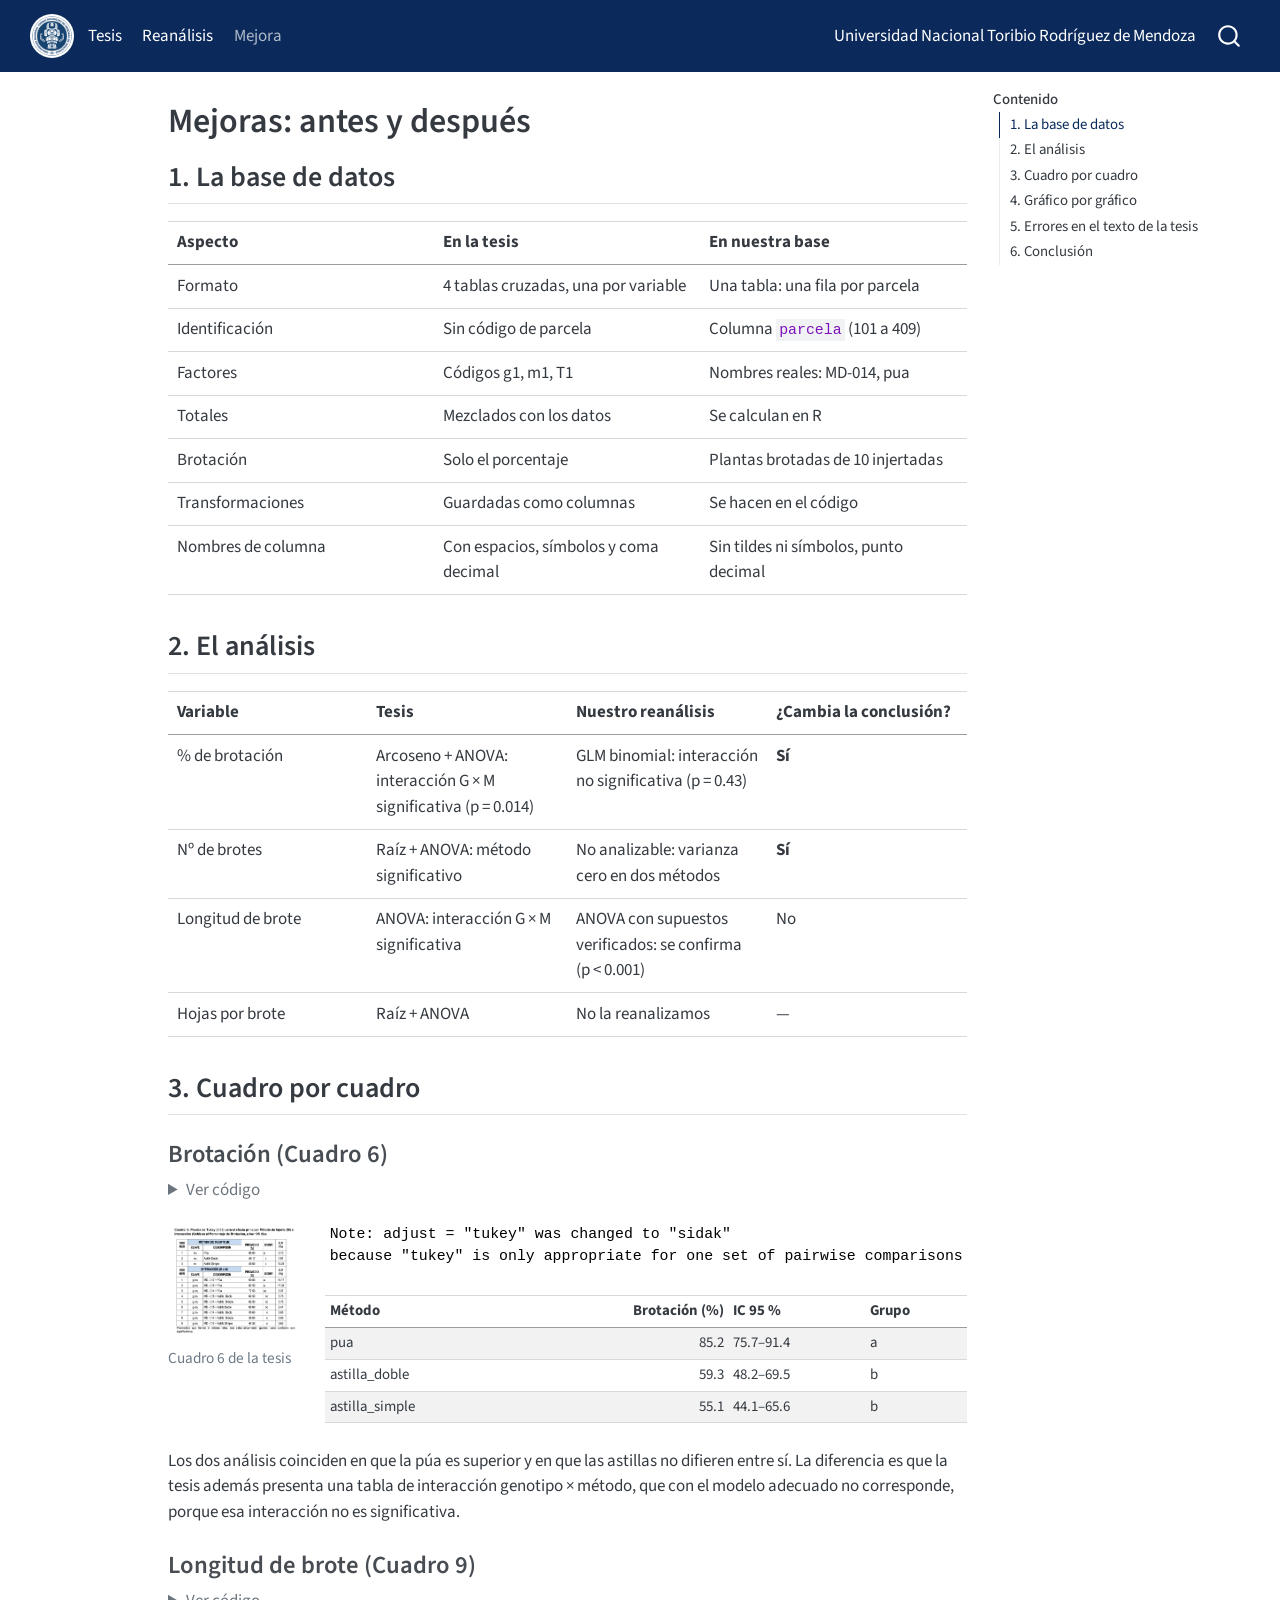
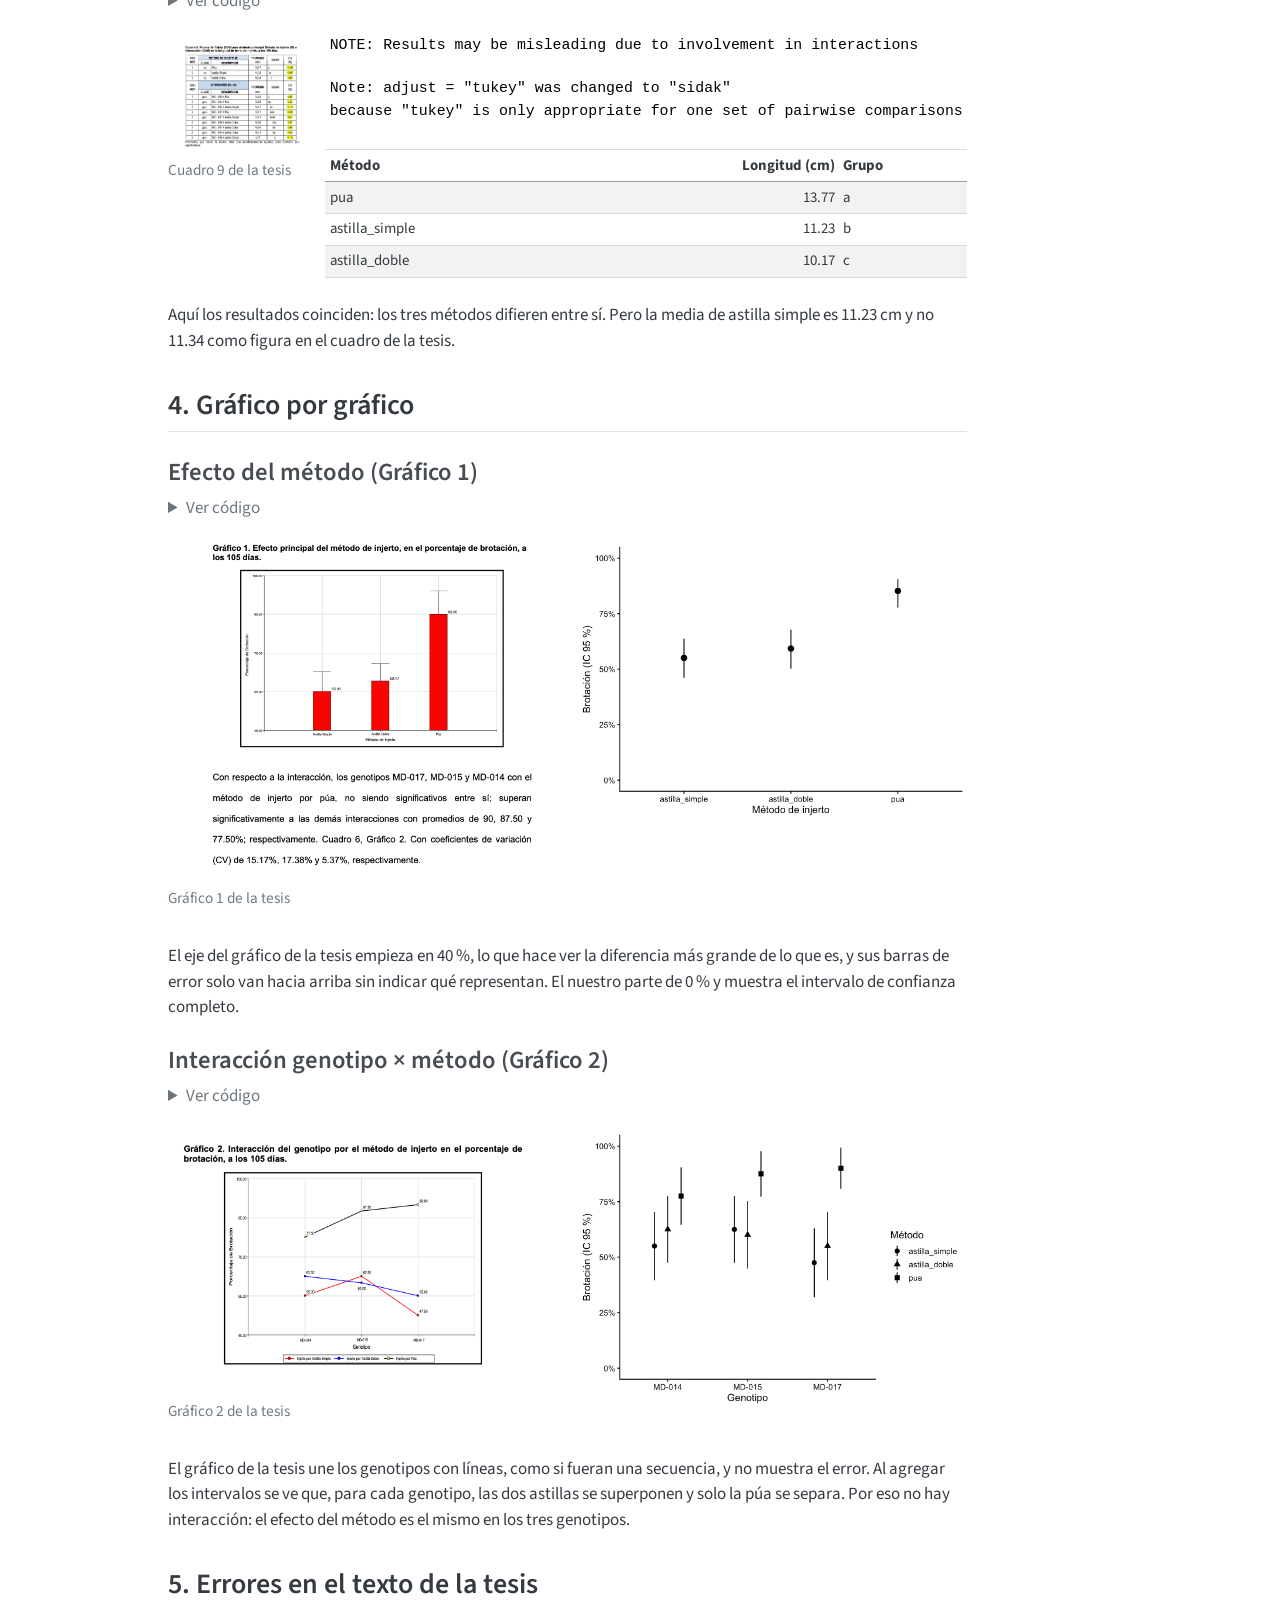
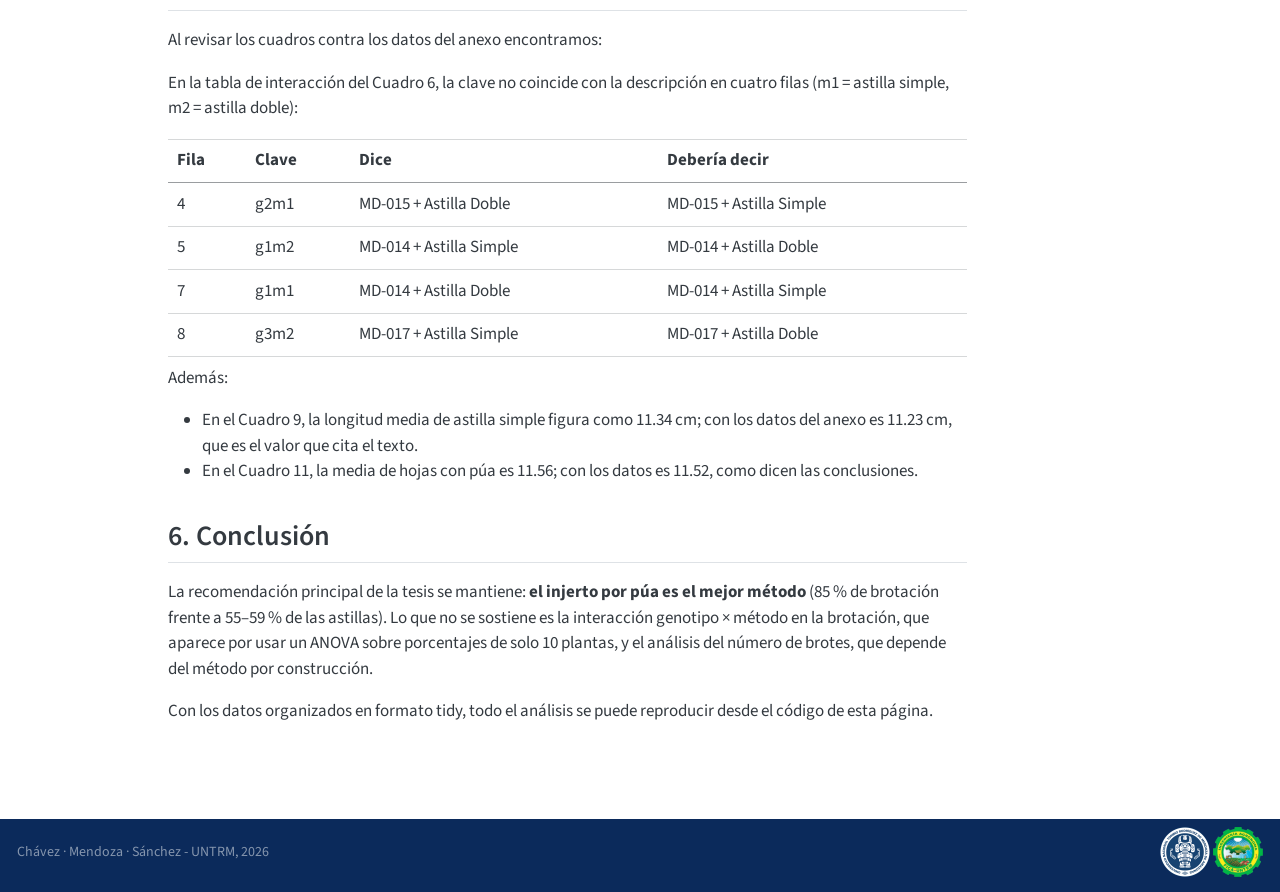
<file: docs/mejoras.html>
<!DOCTYPE html>
<html xmlns="http://www.w3.org/1999/xhtml" lang="es" xml:lang="es"><head>

<meta charset="utf-8">
<meta name="generator" content="quarto-1.9.37">

<meta name="viewport" content="width=device-width, initial-scale=1.0, user-scalable=yes">


<title>Mejoras: antes y después</title>
<style>
/* Default styles provided by pandoc.
** See https://pandoc.org/MANUAL.html#variables-for-html for config info.
*/
code{white-space: pre-wrap;}
span.smallcaps{font-variant: small-caps;}
div.columns{display: flex; gap: min(4vw, 1.5em);}
div.column{flex: auto; overflow-x: auto;}
div.hanging-indent{margin-left: 1.5em; text-indent: -1.5em;}
ul.task-list{list-style: none;}
ul.task-list li input[type="checkbox"] {
  width: 0.8em;
  margin: 0 0.8em 0.2em -1em; /* quarto-specific, see https://github.com/quarto-dev/quarto-cli/issues/4556 */ 
  vertical-align: middle;
}
/* CSS for syntax highlighting */
html { -webkit-text-size-adjust: 100%; }
pre > code.sourceCode { white-space: pre; position: relative; }
pre > code.sourceCode > span { display: inline-block; line-height: 1.25; }
pre > code.sourceCode > span:empty { height: 1.2em; }
.sourceCode { overflow: visible; }
code.sourceCode > span { color: inherit; text-decoration: inherit; }
div.sourceCode { margin: 1em 0; }
pre.sourceCode { margin: 0; }
@media screen {
div.sourceCode { overflow: auto; }
}
@media print {
pre > code.sourceCode { white-space: pre-wrap; }
pre > code.sourceCode > span { text-indent: -5em; padding-left: 5em; }
}
pre.numberSource code
  { counter-reset: source-line 0; }
pre.numberSource code > span
  { position: relative; left: -4em; counter-increment: source-line; }
pre.numberSource code > span > a:first-child::before
  { content: counter(source-line);
    position: relative; left: -1em; text-align: right; vertical-align: baseline;
    border: none; display: inline-block;
    -webkit-touch-callout: none; -webkit-user-select: none;
    -khtml-user-select: none; -moz-user-select: none;
    -ms-user-select: none; user-select: none;
    padding: 0 4px; width: 4em;
  }
pre.numberSource { margin-left: 3em;  padding-left: 4px; }
div.sourceCode
  {   }
@media screen {
pre > code.sourceCode > span > a:first-child::before { text-decoration: underline; }
}
</style>


<script src="site_libs/quarto-nav/quarto-nav.js"></script>
<script src="site_libs/quarto-nav/headroom.min.js"></script>
<script src="site_libs/clipboard/clipboard.min.js"></script>
<script src="site_libs/quarto-search/autocomplete.umd.js"></script>
<script src="site_libs/quarto-search/fuse.min.js"></script>
<script src="site_libs/quarto-search/quarto-search.js"></script>
<meta name="quarto:offset" content="./">
<script src="site_libs/quarto-html/quarto.js" type="module"></script>
<script src="site_libs/quarto-html/tabsets/tabsets.js" type="module"></script>
<script src="site_libs/quarto-html/popper.min.js"></script>
<script src="site_libs/quarto-html/tippy.umd.min.js"></script>
<script src="site_libs/quarto-html/anchor.min.js"></script>
<link href="site_libs/quarto-html/tippy.css" rel="stylesheet">
<link href="site_libs/quarto-html/quarto-syntax-highlighting-7f8f88aac4f3542376d5c11b86a4c14d.css" rel="stylesheet" id="quarto-text-highlighting-styles">
<script src="site_libs/bootstrap/bootstrap.min.js"></script>
<link href="site_libs/bootstrap/bootstrap-icons.css" rel="stylesheet">
<link href="site_libs/bootstrap/bootstrap-89554284a4097b124a29e91811425c77.min.css" rel="stylesheet" append-hash="true" id="quarto-bootstrap" data-mode="light">
<script id="quarto-search-options" type="application/json">{
  "location": "navbar",
  "copy-button": false,
  "collapse-after": 3,
  "panel-placement": "end",
  "type": "overlay",
  "limit": 50,
  "keyboard-shortcut": [
    "f",
    "/",
    "s"
  ],
  "show-item-context": false,
  "language": {
    "search-no-results-text": "No se han encontrado resultados",
    "search-matching-documents-text": "documentos encontrados",
    "search-copy-link-title": "Copiar el enlace en la búsqueda",
    "search-hide-matches-text": "Ocultar resultados adicionales",
    "search-more-match-text": "resultado adicional en este documento",
    "search-more-matches-text": "resultados adicionales en este documento",
    "search-clear-button-title": "Borrar",
    "search-text-placeholder": "",
    "search-detached-cancel-button-title": "Cancelar",
    "search-submit-button-title": "Enviar",
    "search-label": "Buscar"
  }
}</script>


</head>

<body class="nav-fixed quarto-light">

<div id="quarto-search-results"></div>
  <header id="quarto-header" class="headroom fixed-top">
    <nav class="navbar navbar-expand-lg " data-bs-theme="dark">
      <div class="navbar-container container-fluid">
      <div class="navbar-brand-container mx-auto">
    <a href="./index.html" class="navbar-brand navbar-brand-logo">
    <img src="./img/logo-untrm.png" alt="Logo UNTRM" class="navbar-logo light-content">
    <img src="./img/logo-untrm.png" alt="Logo UNTRM" class="navbar-logo dark-content">
    </a>
  </div>
            <div id="quarto-search" class="" title="Buscar"></div>
          <button class="navbar-toggler" type="button" data-bs-toggle="collapse" data-bs-target="#navbarCollapse" aria-controls="navbarCollapse" role="menu" aria-expanded="false" aria-label="Navegación de palanca" onclick="if (window.quartoToggleHeadroom) { window.quartoToggleHeadroom(); }">
  <span class="navbar-toggler-icon"></span>
</button>
          <div class="collapse navbar-collapse" id="navbarCollapse">
            <ul class="navbar-nav navbar-nav-scroll me-auto">
  <li class="nav-item">
    <a class="nav-link" href="./index.html"> 
<span class="menu-text">Tesis</span></a>
  </li>  
  <li class="nav-item">
    <a class="nav-link" href="./reanalisis.html"> 
<span class="menu-text">Reanálisis</span></a>
  </li>  
  <li class="nav-item">
    <a class="nav-link active" href="./mejoras.html" aria-current="page"> 
<span class="menu-text">Mejora</span></a>
  </li>  
</ul>
            <ul class="navbar-nav navbar-nav-scroll ms-auto">
  <li class="nav-item">
    <span class="nav-link">
<span class="menu-text">Universidad Nacional Toribio Rodríguez de Mendoza</span>
    </span>
  </li>  
</ul>
          </div> <!-- /navcollapse -->
            <div class="quarto-navbar-tools">
</div>
      </div> <!-- /container-fluid -->
    </nav>
</header>
<!-- content -->
<div id="quarto-content" class="quarto-container page-columns page-rows-contents page-layout-article page-navbar">
<!-- sidebar -->
<!-- margin-sidebar -->
    <div id="quarto-margin-sidebar" class="sidebar margin-sidebar">
        <nav id="TOC" role="doc-toc" class="toc-active">
    <h2 id="toc-title">Contenido</h2>
   
  <ul>
  <li><a href="#la-base-de-datos" id="toc-la-base-de-datos" class="nav-link active" data-scroll-target="#la-base-de-datos">1. La base de datos</a></li>
  <li><a href="#el-análisis" id="toc-el-análisis" class="nav-link" data-scroll-target="#el-análisis">2. El análisis</a></li>
  <li><a href="#cuadro-por-cuadro" id="toc-cuadro-por-cuadro" class="nav-link" data-scroll-target="#cuadro-por-cuadro">3. Cuadro por cuadro</a>
  <ul class="collapse">
  <li><a href="#brotación-cuadro-6" id="toc-brotación-cuadro-6" class="nav-link" data-scroll-target="#brotación-cuadro-6">Brotación (Cuadro 6)</a></li>
  <li><a href="#longitud-de-brote-cuadro-9" id="toc-longitud-de-brote-cuadro-9" class="nav-link" data-scroll-target="#longitud-de-brote-cuadro-9">Longitud de brote (Cuadro 9)</a></li>
  </ul></li>
  <li><a href="#gráfico-por-gráfico" id="toc-gráfico-por-gráfico" class="nav-link" data-scroll-target="#gráfico-por-gráfico">4. Gráfico por gráfico</a>
  <ul class="collapse">
  <li><a href="#efecto-del-método-gráfico-1" id="toc-efecto-del-método-gráfico-1" class="nav-link" data-scroll-target="#efecto-del-método-gráfico-1">Efecto del método (Gráfico 1)</a></li>
  <li><a href="#interacción-genotipo-método-gráfico-2" id="toc-interacción-genotipo-método-gráfico-2" class="nav-link" data-scroll-target="#interacción-genotipo-método-gráfico-2">Interacción genotipo × método (Gráfico 2)</a></li>
  </ul></li>
  <li><a href="#errores-en-el-texto-de-la-tesis" id="toc-errores-en-el-texto-de-la-tesis" class="nav-link" data-scroll-target="#errores-en-el-texto-de-la-tesis">5. Errores en el texto de la tesis</a></li>
  <li><a href="#conclusión" id="toc-conclusión" class="nav-link" data-scroll-target="#conclusión">6. Conclusión</a></li>
  </ul>
</nav>
    </div>
<!-- main -->
<main class="content" id="quarto-document-content">

<header id="title-block-header" class="quarto-title-block default">
<div class="quarto-title">
<h1 class="title">Mejoras: antes y después</h1>
</div>



<div class="quarto-title-meta">

    
  
    
  </div>
  


</header>


<section id="la-base-de-datos" class="level2">
<h2 class="anchored" data-anchor-id="la-base-de-datos">1. La base de datos</h2>
<table class="caption-top table">
<colgroup>
<col style="width: 33%">
<col style="width: 33%">
<col style="width: 33%">
</colgroup>
<thead>
<tr class="header">
<th>Aspecto</th>
<th>En la tesis</th>
<th>En nuestra base</th>
</tr>
</thead>
<tbody>
<tr class="odd">
<td>Formato</td>
<td>4 tablas cruzadas, una por variable</td>
<td>Una tabla: una fila por parcela</td>
</tr>
<tr class="even">
<td>Identificación</td>
<td>Sin código de parcela</td>
<td>Columna <code>parcela</code> (101 a 409)</td>
</tr>
<tr class="odd">
<td>Factores</td>
<td>Códigos g1, m1, T1</td>
<td>Nombres reales: MD-014, pua</td>
</tr>
<tr class="even">
<td>Totales</td>
<td>Mezclados con los datos</td>
<td>Se calculan en R</td>
</tr>
<tr class="odd">
<td>Brotación</td>
<td>Solo el porcentaje</td>
<td>Plantas brotadas de 10 injertadas</td>
</tr>
<tr class="even">
<td>Transformaciones</td>
<td>Guardadas como columnas</td>
<td>Se hacen en el código</td>
</tr>
<tr class="odd">
<td>Nombres de columna</td>
<td>Con espacios, símbolos y coma decimal</td>
<td>Sin tildes ni símbolos, punto decimal</td>
</tr>
</tbody>
</table>
</section>
<section id="el-análisis" class="level2">
<h2 class="anchored" data-anchor-id="el-análisis">2. El análisis</h2>
<table class="caption-top table">
<colgroup>
<col style="width: 25%">
<col style="width: 25%">
<col style="width: 25%">
<col style="width: 25%">
</colgroup>
<thead>
<tr class="header">
<th>Variable</th>
<th>Tesis</th>
<th>Nuestro reanálisis</th>
<th>¿Cambia la conclusión?</th>
</tr>
</thead>
<tbody>
<tr class="odd">
<td>% de brotación</td>
<td>Arcoseno + ANOVA: interacción G × M significativa (p = 0.014)</td>
<td>GLM binomial: interacción no significativa (p = 0.43)</td>
<td><strong>Sí</strong></td>
</tr>
<tr class="even">
<td>Nº de brotes</td>
<td>Raíz + ANOVA: método significativo</td>
<td>No analizable: varianza cero en dos métodos</td>
<td><strong>Sí</strong></td>
</tr>
<tr class="odd">
<td>Longitud de brote</td>
<td>ANOVA: interacción G × M significativa</td>
<td>ANOVA con supuestos verificados: se confirma (p &lt; 0.001)</td>
<td>No</td>
</tr>
<tr class="even">
<td>Hojas por brote</td>
<td>Raíz + ANOVA</td>
<td>No la reanalizamos</td>
<td>—</td>
</tr>
</tbody>
</table>
</section>
<section id="cuadro-por-cuadro" class="level2">
<h2 class="anchored" data-anchor-id="cuadro-por-cuadro">3. Cuadro por cuadro</h2>
<section id="brotación-cuadro-6" class="level3">
<h3 class="anchored" data-anchor-id="brotación-cuadro-6">Brotación (Cuadro 6)</h3>
<details class="code-fold">
<summary>Ver código</summary>
<div class="code-copy-outer-scaffold"><div class="sourceCode cell-code" id="cb1"><pre class="sourceCode r code-with-copy"><code class="sourceCode r"><span id="cb1-1"><a href="#cb1-1" aria-hidden="true" tabindex="-1"></a>m_bin <span class="ot">&lt;-</span> <span class="fu">glm</span>(</span>
<span id="cb1-2"><a href="#cb1-2" aria-hidden="true" tabindex="-1"></a>  <span class="fu">cbind</span>(plantas_brotadas, plantas_injertadas <span class="sc">-</span> plantas_brotadas) <span class="sc">~</span> bloque <span class="sc">+</span> metodo,</span>
<span id="cb1-3"><a href="#cb1-3" aria-hidden="true" tabindex="-1"></a>  <span class="at">family =</span> binomial, <span class="at">data =</span> datos</span>
<span id="cb1-4"><a href="#cb1-4" aria-hidden="true" tabindex="-1"></a>)</span>
<span id="cb1-5"><a href="#cb1-5" aria-hidden="true" tabindex="-1"></a><span class="fu">cld</span>(<span class="fu">emmeans</span>(m_bin, <span class="sc">~</span> metodo, <span class="at">type =</span> <span class="st">"response"</span>),</span>
<span id="cb1-6"><a href="#cb1-6" aria-hidden="true" tabindex="-1"></a>    <span class="at">Letters =</span> letters, <span class="at">adjust =</span> <span class="st">"tukey"</span>, <span class="at">reversed =</span> <span class="cn">TRUE</span>) <span class="sc">|&gt;</span></span>
<span id="cb1-7"><a href="#cb1-7" aria-hidden="true" tabindex="-1"></a>  <span class="fu">as.data.frame</span>() <span class="sc">|&gt;</span></span>
<span id="cb1-8"><a href="#cb1-8" aria-hidden="true" tabindex="-1"></a>  <span class="fu">transmute</span>(Método <span class="ot">=</span> metodo,</span>
<span id="cb1-9"><a href="#cb1-9" aria-hidden="true" tabindex="-1"></a>            <span class="st">`</span><span class="at">Brotación (%)</span><span class="st">`</span> <span class="ot">=</span> <span class="fu">round</span>(<span class="dv">100</span> <span class="sc">*</span> prob, <span class="dv">1</span>),</span>
<span id="cb1-10"><a href="#cb1-10" aria-hidden="true" tabindex="-1"></a>            <span class="st">`</span><span class="at">IC 95 %</span><span class="st">`</span> <span class="ot">=</span> <span class="fu">paste0</span>(<span class="fu">round</span>(<span class="dv">100</span> <span class="sc">*</span> asymp.LCL, <span class="dv">1</span>), <span class="st">"–"</span>, <span class="fu">round</span>(<span class="dv">100</span> <span class="sc">*</span> asymp.UCL, <span class="dv">1</span>)),</span>
<span id="cb1-11"><a href="#cb1-11" aria-hidden="true" tabindex="-1"></a>            <span class="at">Grupo =</span> <span class="fu">trimws</span>(.group)) <span class="sc">|&gt;</span></span>
<span id="cb1-12"><a href="#cb1-12" aria-hidden="true" tabindex="-1"></a>  knitr<span class="sc">::</span><span class="fu">kable</span>(<span class="at">row.names =</span> <span class="cn">FALSE</span>)</span></code></pre></div><button title="Copiar al portapapeles" class="code-copy-button"><i class="bi"></i></button></div>
</details>
<div class="quarto-layout-panel" data-layout-ncol="2">
<div class="quarto-layout-row">
<div class="quarto-layout-cell" style="flex-basis: 50.0%;justify-content: flex-start;">
<div class="quarto-figure quarto-figure-center">
<figure class="figure">
<p><img src="img/cuadro6_tesis.png" class="img-fluid figure-img"></p>
<figcaption>Cuadro 6 de la tesis</figcaption>
</figure>
</div>
</div>
<div class="cell quarto-layout-cell" style="flex-basis: 50.0%;justify-content: center;">
<div class="cell-output cell-output-stderr">
<pre><code>Note: adjust = "tukey" was changed to "sidak"
because "tukey" is only appropriate for one set of pairwise comparisons</code></pre>
</div>
<div class="cell-output-display">
<table class="caption-top table table-sm table-striped small">
<thead>
<tr class="header">
<th style="text-align: left;">Método</th>
<th style="text-align: right;">Brotación (%)</th>
<th style="text-align: left;">IC 95 %</th>
<th style="text-align: left;">Grupo</th>
</tr>
</thead>
<tbody>
<tr class="odd">
<td style="text-align: left;">pua</td>
<td style="text-align: right;">85.2</td>
<td style="text-align: left;">75.7–91.4</td>
<td style="text-align: left;">a</td>
</tr>
<tr class="even">
<td style="text-align: left;">astilla_doble</td>
<td style="text-align: right;">59.3</td>
<td style="text-align: left;">48.2–69.5</td>
<td style="text-align: left;">b</td>
</tr>
<tr class="odd">
<td style="text-align: left;">astilla_simple</td>
<td style="text-align: right;">55.1</td>
<td style="text-align: left;">44.1–65.6</td>
<td style="text-align: left;">b</td>
</tr>
</tbody>
</table>
</div>
</div>
</div>
</div>
<p>Los dos análisis coinciden en que la púa es superior y en que las astillas no difieren entre sí. La diferencia es que la tesis además presenta una tabla de interacción genotipo × método, que con el modelo adecuado no corresponde, porque esa interacción no es significativa.</p>
</section>
<section id="longitud-de-brote-cuadro-9" class="level3">
<h3 class="anchored" data-anchor-id="longitud-de-brote-cuadro-9">Longitud de brote (Cuadro 9)</h3>
<details class="code-fold">
<summary>Ver código</summary>
<div class="code-copy-outer-scaffold"><div class="sourceCode cell-code" id="cb3"><pre class="sourceCode r code-with-copy"><code class="sourceCode r"><span id="cb3-1"><a href="#cb3-1" aria-hidden="true" tabindex="-1"></a>m_lon <span class="ot">&lt;-</span> <span class="fu">lm</span>(longitud_brote_cm <span class="sc">~</span> bloque <span class="sc">+</span> genotipo <span class="sc">*</span> metodo, <span class="at">data =</span> datos)</span>
<span id="cb3-2"><a href="#cb3-2" aria-hidden="true" tabindex="-1"></a><span class="fu">cld</span>(<span class="fu">emmeans</span>(m_lon, <span class="sc">~</span> metodo), <span class="at">Letters =</span> letters, <span class="at">adjust =</span> <span class="st">"tukey"</span>, <span class="at">reversed =</span> <span class="cn">TRUE</span>) <span class="sc">|&gt;</span></span>
<span id="cb3-3"><a href="#cb3-3" aria-hidden="true" tabindex="-1"></a>  <span class="fu">as.data.frame</span>() <span class="sc">|&gt;</span></span>
<span id="cb3-4"><a href="#cb3-4" aria-hidden="true" tabindex="-1"></a>  <span class="fu">transmute</span>(Método <span class="ot">=</span> metodo,</span>
<span id="cb3-5"><a href="#cb3-5" aria-hidden="true" tabindex="-1"></a>            <span class="st">`</span><span class="at">Longitud (cm)</span><span class="st">`</span> <span class="ot">=</span> <span class="fu">round</span>(emmean, <span class="dv">2</span>),</span>
<span id="cb3-6"><a href="#cb3-6" aria-hidden="true" tabindex="-1"></a>            <span class="at">Grupo =</span> <span class="fu">trimws</span>(.group)) <span class="sc">|&gt;</span></span>
<span id="cb3-7"><a href="#cb3-7" aria-hidden="true" tabindex="-1"></a>  knitr<span class="sc">::</span><span class="fu">kable</span>(<span class="at">row.names =</span> <span class="cn">FALSE</span>)</span></code></pre></div><button title="Copiar al portapapeles" class="code-copy-button"><i class="bi"></i></button></div>
</details>
<div class="quarto-layout-panel" data-layout-ncol="2">
<div class="quarto-layout-row">
<div class="quarto-layout-cell" style="flex-basis: 50.0%;justify-content: flex-start;">
<div class="quarto-figure quarto-figure-center">
<figure class="figure">
<p><img src="img/cuadro9_tesis.png" class="img-fluid figure-img"></p>
<figcaption>Cuadro 9 de la tesis</figcaption>
</figure>
</div>
</div>
<div class="cell quarto-layout-cell" style="flex-basis: 50.0%;justify-content: center;">
<div class="cell-output cell-output-stderr">
<pre><code>NOTE: Results may be misleading due to involvement in interactions</code></pre>
</div>
<div class="cell-output cell-output-stderr">
<pre><code>Note: adjust = "tukey" was changed to "sidak"
because "tukey" is only appropriate for one set of pairwise comparisons</code></pre>
</div>
<div class="cell-output-display">
<table class="caption-top table table-sm table-striped small">
<thead>
<tr class="header">
<th style="text-align: left;">Método</th>
<th style="text-align: right;">Longitud (cm)</th>
<th style="text-align: left;">Grupo</th>
</tr>
</thead>
<tbody>
<tr class="odd">
<td style="text-align: left;">pua</td>
<td style="text-align: right;">13.77</td>
<td style="text-align: left;">a</td>
</tr>
<tr class="even">
<td style="text-align: left;">astilla_simple</td>
<td style="text-align: right;">11.23</td>
<td style="text-align: left;">b</td>
</tr>
<tr class="odd">
<td style="text-align: left;">astilla_doble</td>
<td style="text-align: right;">10.17</td>
<td style="text-align: left;">c</td>
</tr>
</tbody>
</table>
</div>
</div>
</div>
</div>
<p>Aquí los resultados coinciden: los tres métodos difieren entre sí. Pero la media de astilla simple es 11.23 cm y no 11.34 como figura en el cuadro de la tesis.</p>
</section>
</section>
<section id="gráfico-por-gráfico" class="level2">
<h2 class="anchored" data-anchor-id="gráfico-por-gráfico">4. Gráfico por gráfico</h2>
<section id="efecto-del-método-gráfico-1" class="level3">
<h3 class="anchored" data-anchor-id="efecto-del-método-gráfico-1">Efecto del método (Gráfico 1)</h3>
<details class="code-fold">
<summary>Ver código</summary>
<div class="code-copy-outer-scaffold"><div class="sourceCode cell-code" id="cb6"><pre class="sourceCode r code-with-copy"><code class="sourceCode r"><span id="cb6-1"><a href="#cb6-1" aria-hidden="true" tabindex="-1"></a><span class="fu">emmeans</span>(m_bin, <span class="sc">~</span> metodo, <span class="at">type =</span> <span class="st">"response"</span>) <span class="sc">|&gt;</span></span>
<span id="cb6-2"><a href="#cb6-2" aria-hidden="true" tabindex="-1"></a>  <span class="fu">as.data.frame</span>() <span class="sc">|&gt;</span></span>
<span id="cb6-3"><a href="#cb6-3" aria-hidden="true" tabindex="-1"></a>  <span class="fu">ggplot</span>(<span class="fu">aes</span>(metodo, prob)) <span class="sc">+</span></span>
<span id="cb6-4"><a href="#cb6-4" aria-hidden="true" tabindex="-1"></a>  <span class="fu">geom_pointrange</span>(<span class="fu">aes</span>(<span class="at">ymin =</span> asymp.LCL, <span class="at">ymax =</span> asymp.UCL)) <span class="sc">+</span></span>
<span id="cb6-5"><a href="#cb6-5" aria-hidden="true" tabindex="-1"></a>  <span class="fu">scale_y_continuous</span>(<span class="at">labels =</span> scales<span class="sc">::</span>percent, <span class="at">limits =</span> <span class="fu">c</span>(<span class="dv">0</span>, <span class="dv">1</span>)) <span class="sc">+</span></span>
<span id="cb6-6"><a href="#cb6-6" aria-hidden="true" tabindex="-1"></a>  <span class="fu">labs</span>(<span class="at">x =</span> <span class="st">"Método de injerto"</span>, <span class="at">y =</span> <span class="st">"Brotación (IC 95 %)"</span>) <span class="sc">+</span></span>
<span id="cb6-7"><a href="#cb6-7" aria-hidden="true" tabindex="-1"></a>  <span class="fu">theme_classic</span>(<span class="at">base_size =</span> <span class="dv">13</span>)</span></code></pre></div><button title="Copiar al portapapeles" class="code-copy-button"><i class="bi"></i></button></div>
</details>
<div class="quarto-layout-panel" data-layout-ncol="2">
<div class="quarto-layout-row">
<div class="quarto-layout-cell" style="flex-basis: 50.0%;justify-content: flex-start;">
<div class="quarto-figure quarto-figure-center">
<figure class="figure">
<p><img src="img/grafico1_tesis.png" class="img-fluid figure-img"></p>
<figcaption>Gráfico 1 de la tesis</figcaption>
</figure>
</div>
</div>
<div class="cell quarto-layout-cell" style="flex-basis: 50.0%;justify-content: flex-start;">
<div class="cell-output-display">
<div>
<figure class="figure">
<p><img src="mejoras_files/figure-html/unnamed-chunk-3-1.png" class="img-fluid figure-img" width="672"></p>
</figure>
</div>
</div>
</div>
</div>
</div>
<p>El eje del gráfico de la tesis empieza en 40 %, lo que hace ver la diferencia más grande de lo que es, y sus barras de error solo van hacia arriba sin indicar qué representan. El nuestro parte de 0 % y muestra el intervalo de confianza completo.</p>
</section>
<section id="interacción-genotipo-método-gráfico-2" class="level3">
<h3 class="anchored" data-anchor-id="interacción-genotipo-método-gráfico-2">Interacción genotipo × método (Gráfico 2)</h3>
<details class="code-fold">
<summary>Ver código</summary>
<div class="code-copy-outer-scaffold"><div class="sourceCode cell-code" id="cb7"><pre class="sourceCode r code-with-copy"><code class="sourceCode r"><span id="cb7-1"><a href="#cb7-1" aria-hidden="true" tabindex="-1"></a>datos <span class="sc">|&gt;</span></span>
<span id="cb7-2"><a href="#cb7-2" aria-hidden="true" tabindex="-1"></a>  <span class="fu">group_by</span>(genotipo, metodo) <span class="sc">|&gt;</span></span>
<span id="cb7-3"><a href="#cb7-3" aria-hidden="true" tabindex="-1"></a>  <span class="fu">summarise</span>(<span class="at">b =</span> <span class="fu">sum</span>(plantas_brotadas), <span class="at">n =</span> <span class="fu">sum</span>(plantas_injertadas), <span class="at">.groups =</span> <span class="st">"drop"</span>) <span class="sc">|&gt;</span></span>
<span id="cb7-4"><a href="#cb7-4" aria-hidden="true" tabindex="-1"></a>  <span class="fu">mutate</span>(<span class="at">p =</span> b <span class="sc">/</span> n, <span class="at">ee =</span> <span class="fu">sqrt</span>(p <span class="sc">*</span> (<span class="dv">1</span> <span class="sc">-</span> p) <span class="sc">/</span> n)) <span class="sc">|&gt;</span></span>
<span id="cb7-5"><a href="#cb7-5" aria-hidden="true" tabindex="-1"></a>  <span class="fu">ggplot</span>(<span class="fu">aes</span>(genotipo, p, <span class="at">shape =</span> metodo)) <span class="sc">+</span></span>
<span id="cb7-6"><a href="#cb7-6" aria-hidden="true" tabindex="-1"></a>  <span class="fu">geom_pointrange</span>(<span class="fu">aes</span>(<span class="at">ymin =</span> p <span class="sc">-</span> <span class="fl">1.96</span> <span class="sc">*</span> ee, <span class="at">ymax =</span> <span class="fu">pmin</span>(p <span class="sc">+</span> <span class="fl">1.96</span> <span class="sc">*</span> ee, <span class="dv">1</span>)),</span>
<span id="cb7-7"><a href="#cb7-7" aria-hidden="true" tabindex="-1"></a>                  <span class="at">position =</span> <span class="fu">position_dodge</span>(<span class="fl">0.5</span>)) <span class="sc">+</span></span>
<span id="cb7-8"><a href="#cb7-8" aria-hidden="true" tabindex="-1"></a>  <span class="fu">scale_y_continuous</span>(<span class="at">labels =</span> scales<span class="sc">::</span>percent, <span class="at">limits =</span> <span class="fu">c</span>(<span class="dv">0</span>, <span class="dv">1</span>)) <span class="sc">+</span></span>
<span id="cb7-9"><a href="#cb7-9" aria-hidden="true" tabindex="-1"></a>  <span class="fu">labs</span>(<span class="at">x =</span> <span class="st">"Genotipo"</span>, <span class="at">y =</span> <span class="st">"Brotación (IC 95 %)"</span>, <span class="at">shape =</span> <span class="st">"Método"</span>) <span class="sc">+</span></span>
<span id="cb7-10"><a href="#cb7-10" aria-hidden="true" tabindex="-1"></a>  <span class="fu">theme_classic</span>(<span class="at">base_size =</span> <span class="dv">13</span>)</span></code></pre></div><button title="Copiar al portapapeles" class="code-copy-button"><i class="bi"></i></button></div>
</details>
<div class="quarto-layout-panel" data-layout-ncol="2">
<div class="quarto-layout-row">
<div class="quarto-layout-cell" style="flex-basis: 50.0%;justify-content: flex-start;">
<div class="quarto-figure quarto-figure-center">
<figure class="figure">
<p><img src="img/grafico2_tesis.png" class="img-fluid figure-img"></p>
<figcaption>Gráfico 2 de la tesis</figcaption>
</figure>
</div>
</div>
<div class="cell quarto-layout-cell" style="flex-basis: 50.0%;justify-content: flex-start;">
<div class="cell-output-display">
<div>
<figure class="figure">
<p><img src="mejoras_files/figure-html/unnamed-chunk-4-1.png" class="img-fluid figure-img" width="672"></p>
</figure>
</div>
</div>
</div>
</div>
</div>
<p>El gráfico de la tesis une los genotipos con líneas, como si fueran una secuencia, y no muestra el error. Al agregar los intervalos se ve que, para cada genotipo, las dos astillas se superponen y solo la púa se separa. Por eso no hay interacción: el efecto del método es el mismo en los tres genotipos.</p>
</section>
</section>
<section id="errores-en-el-texto-de-la-tesis" class="level2">
<h2 class="anchored" data-anchor-id="errores-en-el-texto-de-la-tesis">5. Errores en el texto de la tesis</h2>
<p>Al revisar los cuadros contra los datos del anexo encontramos:</p>
<p>En la tabla de interacción del Cuadro 6, la clave no coincide con la descripción en cuatro filas (m1 = astilla simple, m2 = astilla doble):</p>
<table class="caption-top table">
<thead>
<tr class="header">
<th>Fila</th>
<th>Clave</th>
<th>Dice</th>
<th>Debería decir</th>
</tr>
</thead>
<tbody>
<tr class="odd">
<td>4</td>
<td>g2m1</td>
<td>MD-015 + Astilla Doble</td>
<td>MD-015 + Astilla Simple</td>
</tr>
<tr class="even">
<td>5</td>
<td>g1m2</td>
<td>MD-014 + Astilla Simple</td>
<td>MD-014 + Astilla Doble</td>
</tr>
<tr class="odd">
<td>7</td>
<td>g1m1</td>
<td>MD-014 + Astilla Doble</td>
<td>MD-014 + Astilla Simple</td>
</tr>
<tr class="even">
<td>8</td>
<td>g3m2</td>
<td>MD-017 + Astilla Simple</td>
<td>MD-017 + Astilla Doble</td>
</tr>
</tbody>
</table>
<p>Además:</p>
<ul>
<li>En el Cuadro 9, la longitud media de astilla simple figura como 11.34 cm; con los datos del anexo es 11.23 cm, que es el valor que cita el texto.</li>
<li>En el Cuadro 11, la media de hojas con púa es 11.56; con los datos es 11.52, como dicen las conclusiones.</li>
</ul>
</section>
<section id="conclusión" class="level2">
<h2 class="anchored" data-anchor-id="conclusión">6. Conclusión</h2>
<p>La recomendación principal de la tesis se mantiene: <strong>el injerto por púa es el mejor método</strong> (85 % de brotación frente a 55–59 % de las astillas). Lo que no se sostiene es la interacción genotipo × método en la brotación, que aparece por usar un ANOVA sobre porcentajes de solo 10 plantas, y el análisis del número de brotes, que depende del método por construcción.</p>
<p>Con los datos organizados en formato tidy, todo el análisis se puede reproducir desde el código de esta página.</p>


</section>

</main> <!-- /main -->
<script id="quarto-html-after-body" type="application/javascript">
  window.document.addEventListener("DOMContentLoaded", function (event) {
    const icon = "";
    const anchorJS = new window.AnchorJS();
    anchorJS.options = {
      placement: 'right',
      icon: icon
    };
    anchorJS.add('.anchored');
    const isCodeAnnotation = (el) => {
      for (const clz of el.classList) {
        if (clz.startsWith('code-annotation-')) {                     
          return true;
        }
      }
      return false;
    }
    const onCopySuccess = function(e) {
      // button target
      const button = e.trigger;
      // don't keep focus
      button.blur();
      // flash "checked"
      button.classList.add('code-copy-button-checked');
      var currentTitle = button.getAttribute("title");
      button.setAttribute("title", "Copiado");
      let tooltip;
      if (window.bootstrap) {
        button.setAttribute("data-bs-toggle", "tooltip");
        button.setAttribute("data-bs-placement", "left");
        button.setAttribute("data-bs-title", "Copiado");
        tooltip = new bootstrap.Tooltip(button, 
          { trigger: "manual", 
            customClass: "code-copy-button-tooltip",
            offset: [0, -8]});
        tooltip.show();    
      }
      setTimeout(function() {
        if (tooltip) {
          tooltip.hide();
          button.removeAttribute("data-bs-title");
          button.removeAttribute("data-bs-toggle");
          button.removeAttribute("data-bs-placement");
        }
        button.setAttribute("title", currentTitle);
        button.classList.remove('code-copy-button-checked');
      }, 1000);
      // clear code selection
      e.clearSelection();
    }
    const getTextToCopy = function(trigger) {
      const outerScaffold = trigger.parentElement.cloneNode(true);
      const codeEl = outerScaffold.querySelector('code');
      for (const childEl of codeEl.children) {
        if (isCodeAnnotation(childEl)) {
          childEl.remove();
        }
      }
      return codeEl.innerText;
    }
    const clipboard = new window.ClipboardJS('.code-copy-button:not([data-in-quarto-modal])', {
      text: getTextToCopy
    });
    clipboard.on('success', onCopySuccess);
    if (window.document.getElementById('quarto-embedded-source-code-modal')) {
      const clipboardModal = new window.ClipboardJS('.code-copy-button[data-in-quarto-modal]', {
        text: getTextToCopy,
        container: window.document.getElementById('quarto-embedded-source-code-modal')
      });
      clipboardModal.on('success', onCopySuccess);
    }
      var localhostRegex = new RegExp(/^(?:http|https):\/\/localhost\:?[0-9]*\//);
      var mailtoRegex = new RegExp(/^mailto:/);
        var filterRegex = new RegExp('/' + window.location.host + '/');
      var isInternal = (href) => {
          return filterRegex.test(href) || localhostRegex.test(href) || mailtoRegex.test(href);
      }
      // Inspect non-navigation links and adorn them if external
     var links = window.document.querySelectorAll('a[href]:not(.nav-link):not(.navbar-brand):not(.toc-action):not(.sidebar-link):not(.sidebar-item-toggle):not(.pagination-link):not(.no-external):not([aria-hidden]):not(.dropdown-item):not(.quarto-navigation-tool):not(.about-link)');
      for (var i=0; i<links.length; i++) {
        const link = links[i];
        if (!isInternal(link.href)) {
          // undo the damage that might have been done by quarto-nav.js in the case of
          // links that we want to consider external
          if (link.dataset.originalHref !== undefined) {
            link.href = link.dataset.originalHref;
          }
        }
      }
    function tippyHover(el, contentFn, onTriggerFn, onUntriggerFn) {
      const config = {
        allowHTML: true,
        maxWidth: 500,
        delay: 100,
        arrow: false,
        appendTo: function(el) {
            return el.parentElement;
        },
        interactive: true,
        interactiveBorder: 10,
        theme: 'quarto',
        placement: 'bottom-start',
      };
      if (contentFn) {
        config.content = contentFn;
      }
      if (onTriggerFn) {
        config.onTrigger = onTriggerFn;
      }
      if (onUntriggerFn) {
        config.onUntrigger = onUntriggerFn;
      }
      window.tippy(el, config); 
    }
    const noterefs = window.document.querySelectorAll('a[role="doc-noteref"]');
    for (var i=0; i<noterefs.length; i++) {
      const ref = noterefs[i];
      tippyHover(ref, function() {
        // use id or data attribute instead here
        let href = ref.getAttribute('data-footnote-href') || ref.getAttribute('href');
        try { href = new URL(href).hash; } catch {}
        const id = href.replace(/^#\/?/, "");
        const note = window.document.getElementById(id);
        if (note) {
          return note.innerHTML;
        } else {
          return "";
        }
      });
    }
    const xrefs = window.document.querySelectorAll('a.quarto-xref');
    const processXRef = (id, note) => {
      // Strip column container classes
      const stripColumnClz = (el) => {
        el.classList.remove("page-full", "page-columns");
        if (el.children) {
          for (const child of el.children) {
            stripColumnClz(child);
          }
        }
      }
      stripColumnClz(note)
      if (id === null || id.startsWith('sec-')) {
        // Special case sections, only their first couple elements
        const container = document.createElement("div");
        if (note.children && note.children.length > 2) {
          container.appendChild(note.children[0].cloneNode(true));
          for (let i = 1; i < note.children.length; i++) {
            const child = note.children[i];
            if (child.tagName === "P" && child.innerText === "") {
              continue;
            } else {
              container.appendChild(child.cloneNode(true));
              break;
            }
          }
          if (window.Quarto?.typesetMath) {
            window.Quarto.typesetMath(container);
          }
          return container.innerHTML
        } else {
          if (window.Quarto?.typesetMath) {
            window.Quarto.typesetMath(note);
          }
          return note.innerHTML;
        }
      } else {
        // Remove any anchor links if they are present
        const anchorLink = note.querySelector('a.anchorjs-link');
        if (anchorLink) {
          anchorLink.remove();
        }
        if (window.Quarto?.typesetMath) {
          window.Quarto.typesetMath(note);
        }
        if (note.classList.contains("callout")) {
          return note.outerHTML;
        } else {
          return note.innerHTML;
        }
      }
    }
    for (var i=0; i<xrefs.length; i++) {
      const xref = xrefs[i];
      tippyHover(xref, undefined, function(instance) {
        instance.disable();
        let url = xref.getAttribute('href');
        let hash = undefined; 
        if (url.startsWith('#')) {
          hash = url;
        } else {
          try { hash = new URL(url).hash; } catch {}
        }
        if (hash) {
          const id = hash.replace(/^#\/?/, "");
          const note = window.document.getElementById(id);
          if (note !== null) {
            try {
              const html = processXRef(id, note.cloneNode(true));
              instance.setContent(html);
            } finally {
              instance.enable();
              instance.show();
            }
          } else {
            // See if we can fetch this
            fetch(url.split('#')[0])
            .then(res => res.text())
            .then(html => {
              const parser = new DOMParser();
              const htmlDoc = parser.parseFromString(html, "text/html");
              const note = htmlDoc.getElementById(id);
              if (note !== null) {
                const html = processXRef(id, note);
                instance.setContent(html);
              } 
            }).finally(() => {
              instance.enable();
              instance.show();
            });
          }
        } else {
          // See if we can fetch a full url (with no hash to target)
          // This is a special case and we should probably do some content thinning / targeting
          fetch(url)
          .then(res => res.text())
          .then(html => {
            const parser = new DOMParser();
            const htmlDoc = parser.parseFromString(html, "text/html");
            const note = htmlDoc.querySelector('main.content');
            if (note !== null) {
              // This should only happen for chapter cross references
              // (since there is no id in the URL)
              // remove the first header
              if (note.children.length > 0 && note.children[0].tagName === "HEADER") {
                note.children[0].remove();
              }
              const html = processXRef(null, note);
              instance.setContent(html);
            } 
          }).finally(() => {
            instance.enable();
            instance.show();
          });
        }
      }, function(instance) {
      });
    }
        let selectedAnnoteEl;
        const selectorForAnnotation = ( cell, annotation) => {
          let cellAttr = 'data-code-cell="' + cell + '"';
          let lineAttr = 'data-code-annotation="' +  annotation + '"';
          const selector = 'span[' + cellAttr + '][' + lineAttr + ']';
          return selector;
        }
        const selectCodeLines = (annoteEl) => {
          const doc = window.document;
          const targetCell = annoteEl.getAttribute("data-target-cell");
          const targetAnnotation = annoteEl.getAttribute("data-target-annotation");
          const annoteSpan = window.document.querySelector(selectorForAnnotation(targetCell, targetAnnotation));
          const lines = annoteSpan.getAttribute("data-code-lines").split(",");
          const lineIds = lines.map((line) => {
            return targetCell + "-" + line;
          })
          let top = null;
          let height = null;
          let parent = null;
          if (lineIds.length > 0) {
              //compute the position of the single el (top and bottom and make a div)
              const el = window.document.getElementById(lineIds[0]);
              top = el.offsetTop;
              height = el.offsetHeight;
              parent = el.parentElement.parentElement;
            if (lineIds.length > 1) {
              const lastEl = window.document.getElementById(lineIds[lineIds.length - 1]);
              const bottom = lastEl.offsetTop + lastEl.offsetHeight;
              height = bottom - top;
            }
            if (top !== null && height !== null && parent !== null) {
              // cook up a div (if necessary) and position it 
              let div = window.document.getElementById("code-annotation-line-highlight");
              if (div === null) {
                div = window.document.createElement("div");
                div.setAttribute("id", "code-annotation-line-highlight");
                div.style.position = 'absolute';
                parent.appendChild(div);
              }
              div.style.top = top - 2 + "px";
              div.style.height = height + 4 + "px";
              div.style.left = 0;
              let gutterDiv = window.document.getElementById("code-annotation-line-highlight-gutter");
              if (gutterDiv === null) {
                gutterDiv = window.document.createElement("div");
                gutterDiv.setAttribute("id", "code-annotation-line-highlight-gutter");
                gutterDiv.style.position = 'absolute';
                const codeCell = window.document.getElementById(targetCell);
                const gutter = codeCell.querySelector('.code-annotation-gutter');
                gutter.appendChild(gutterDiv);
              }
              gutterDiv.style.top = top - 2 + "px";
              gutterDiv.style.height = height + 4 + "px";
            }
            selectedAnnoteEl = annoteEl;
          }
        };
        const unselectCodeLines = () => {
          const elementsIds = ["code-annotation-line-highlight", "code-annotation-line-highlight-gutter"];
          elementsIds.forEach((elId) => {
            const div = window.document.getElementById(elId);
            if (div) {
              div.remove();
            }
          });
          selectedAnnoteEl = undefined;
        };
          // Handle positioning of the toggle
      window.addEventListener(
        "resize",
        throttle(() => {
          elRect = undefined;
          if (selectedAnnoteEl) {
            selectCodeLines(selectedAnnoteEl);
          }
        }, 10)
      );
      function throttle(fn, ms) {
      let throttle = false;
      let timer;
        return (...args) => {
          if(!throttle) { // first call gets through
              fn.apply(this, args);
              throttle = true;
          } else { // all the others get throttled
              if(timer) clearTimeout(timer); // cancel #2
              timer = setTimeout(() => {
                fn.apply(this, args);
                timer = throttle = false;
              }, ms);
          }
        };
      }
        // Attach click handler to the DT
        const annoteDls = window.document.querySelectorAll('dt[data-target-cell]');
        for (const annoteDlNode of annoteDls) {
          annoteDlNode.addEventListener('click', (event) => {
            const clickedEl = event.target;
            if (clickedEl !== selectedAnnoteEl) {
              unselectCodeLines();
              const activeEl = window.document.querySelector('dt[data-target-cell].code-annotation-active');
              if (activeEl) {
                activeEl.classList.remove('code-annotation-active');
              }
              selectCodeLines(clickedEl);
              clickedEl.classList.add('code-annotation-active');
            } else {
              // Unselect the line
              unselectCodeLines();
              clickedEl.classList.remove('code-annotation-active');
            }
          });
        }
    const findCites = (el) => {
      const parentEl = el.parentElement;
      if (parentEl) {
        const cites = parentEl.dataset.cites;
        if (cites) {
          return {
            el,
            cites: cites.split(' ')
          };
        } else {
          return findCites(el.parentElement)
        }
      } else {
        return undefined;
      }
    };
    var bibliorefs = window.document.querySelectorAll('a[role="doc-biblioref"]');
    for (var i=0; i<bibliorefs.length; i++) {
      const ref = bibliorefs[i];
      const citeInfo = findCites(ref);
      if (citeInfo) {
        tippyHover(citeInfo.el, function() {
          var popup = window.document.createElement('div');
          citeInfo.cites.forEach(function(cite) {
            var citeDiv = window.document.createElement('div');
            citeDiv.classList.add('hanging-indent');
            citeDiv.classList.add('csl-entry');
            var biblioDiv = window.document.getElementById('ref-' + cite);
            if (biblioDiv) {
              citeDiv.innerHTML = biblioDiv.innerHTML;
            }
            popup.appendChild(citeDiv);
          });
          return popup.innerHTML;
        });
      }
    }
  });
  </script>
</div> <!-- /content -->
<footer class="footer">
  <div class="nav-footer">
    <div class="nav-footer-left">
<p>Chávez · Mendoza · Sánchez - UNTRM, 2026</p>
</div>   
    <div class="nav-footer-center">
      &nbsp;
    </div>
    <div class="nav-footer-right">
<p><img src="img/logo-untrm.png" height="50"> <img src="img/logo-facultad.png" height="50"></p>
</div>
  </div>
</footer>




</body></html>
</file>
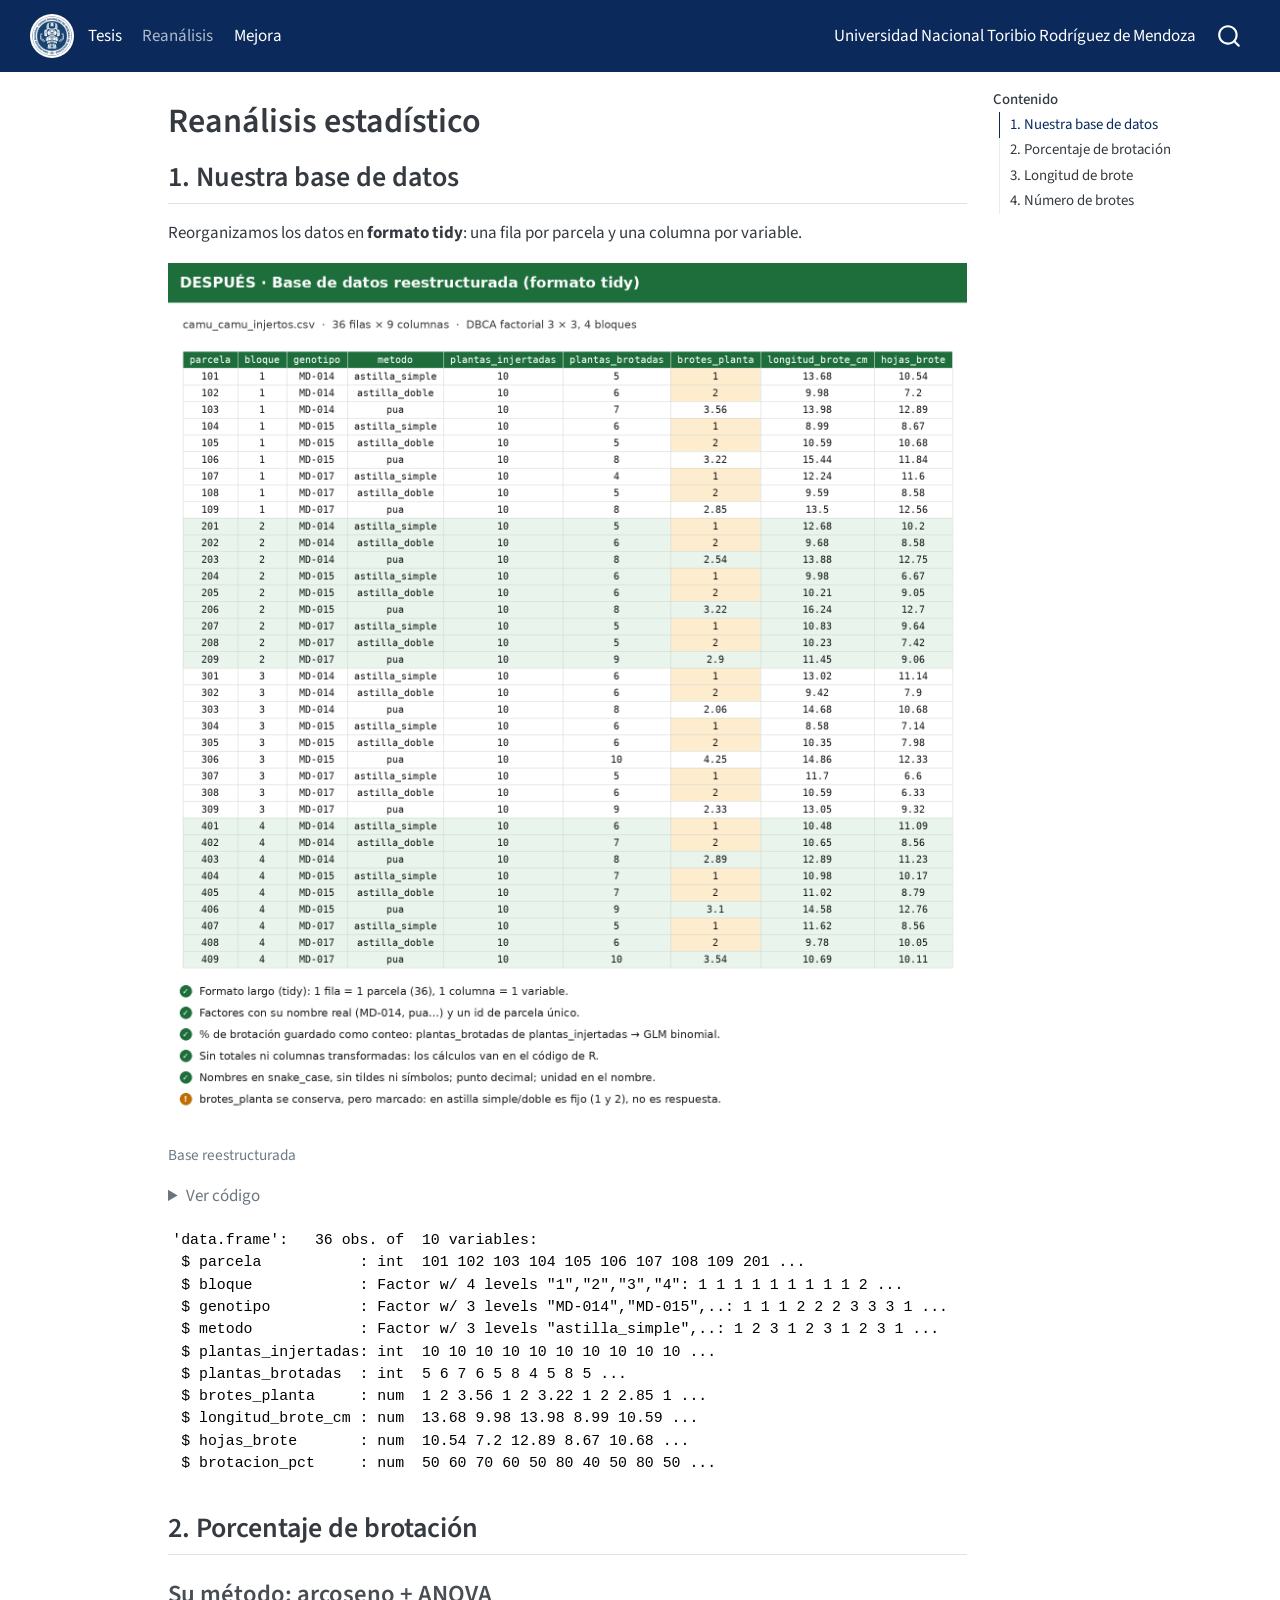
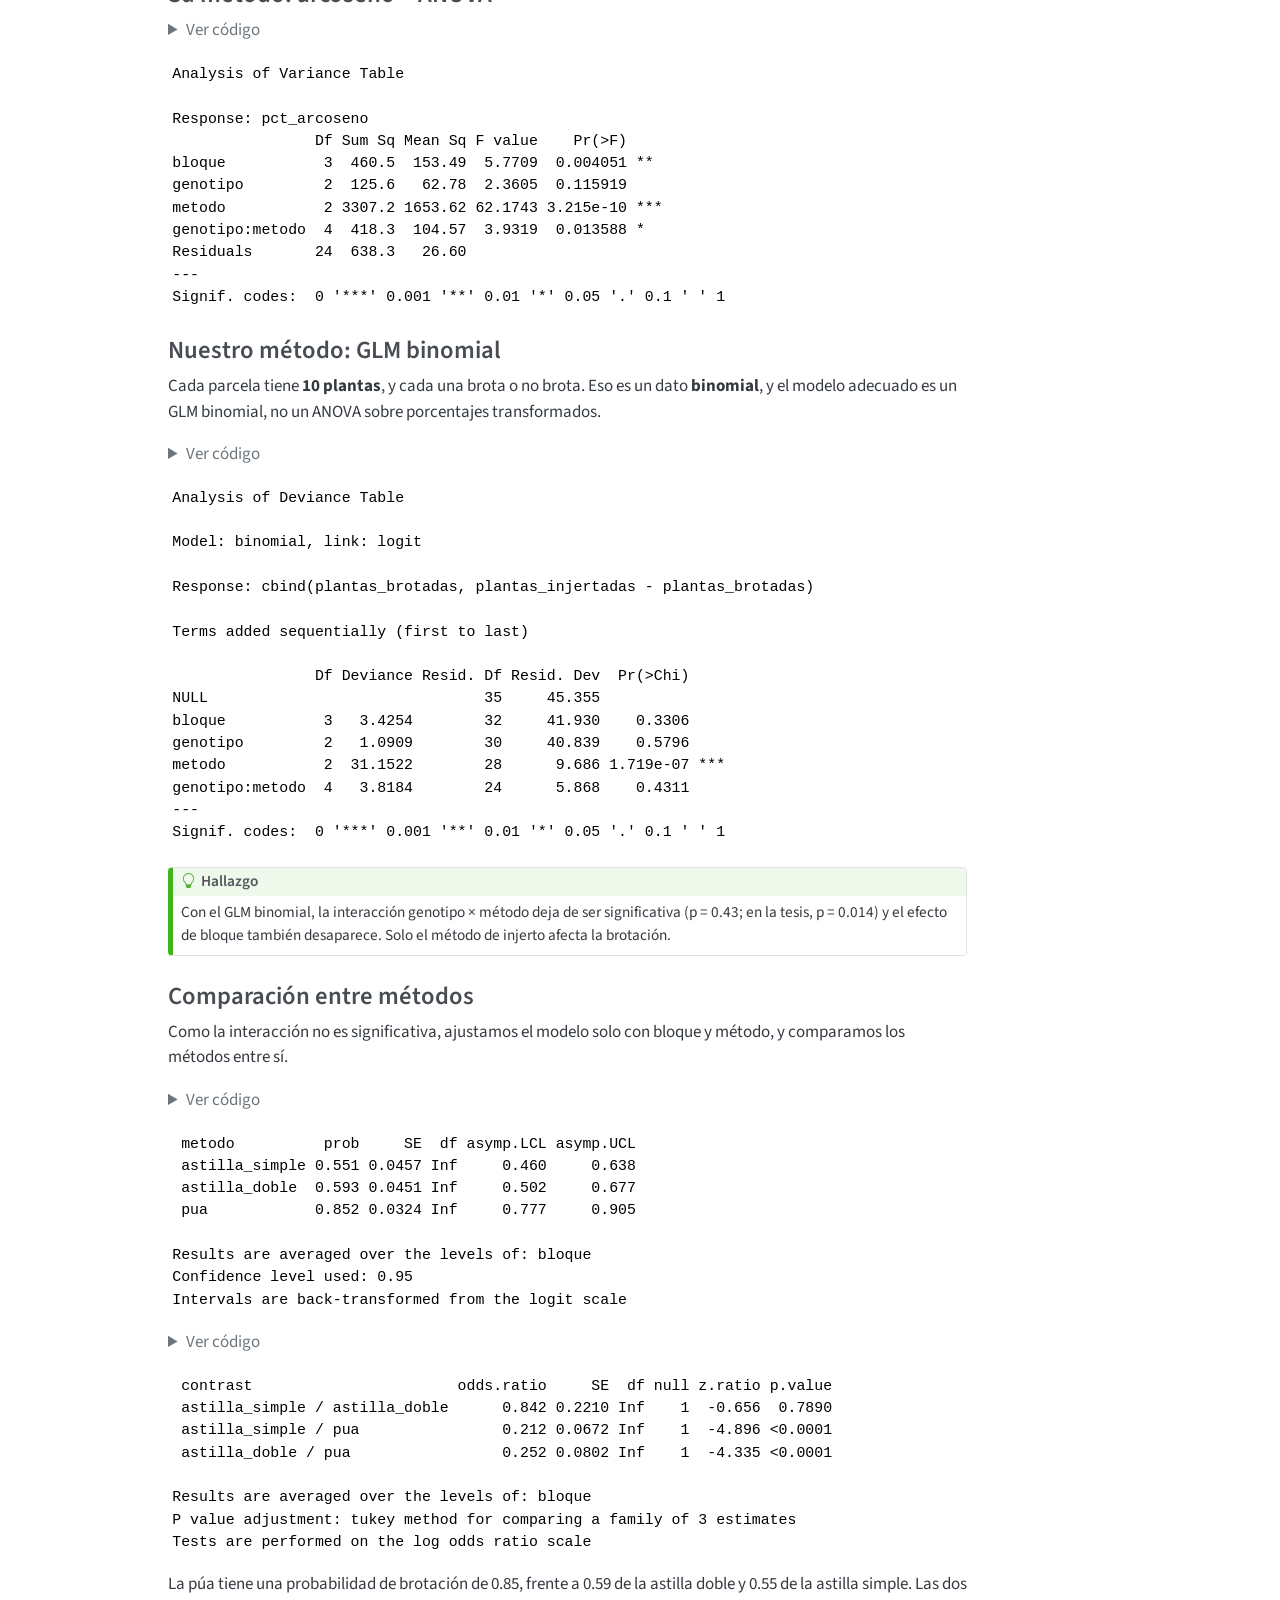
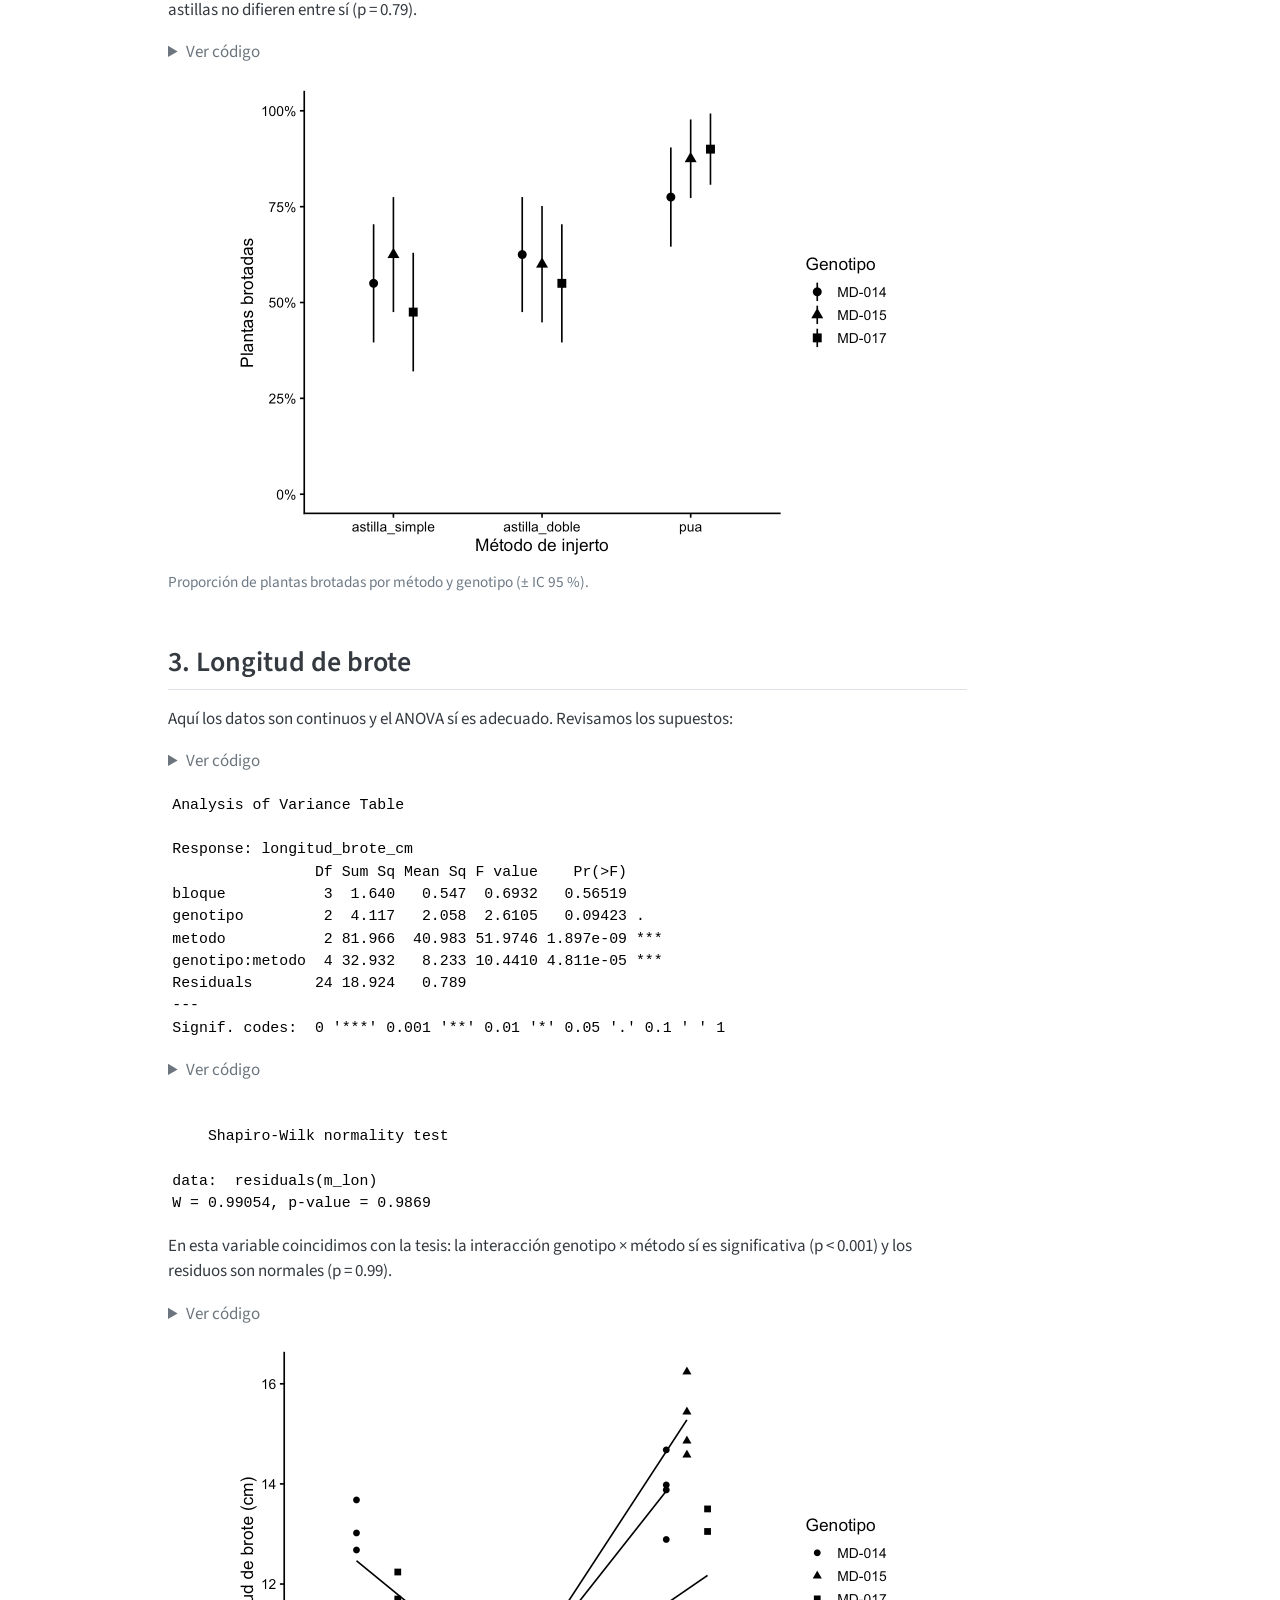
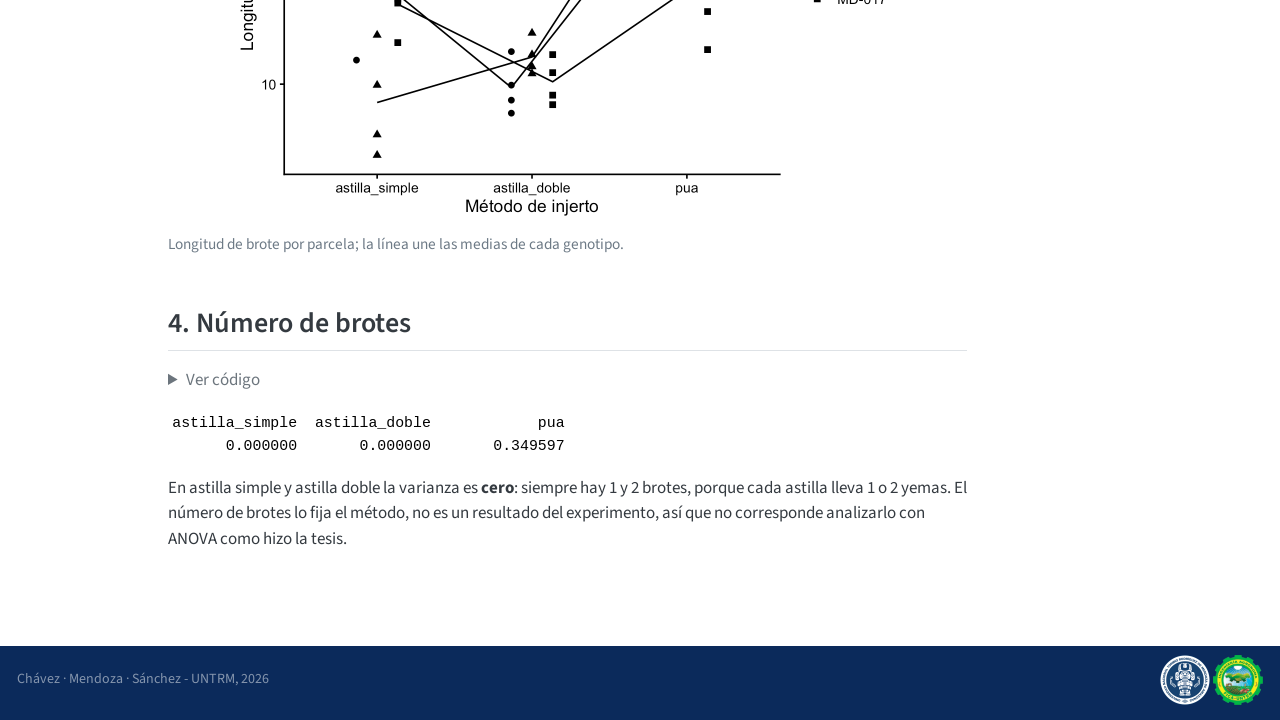
<file: docs/reanalisis.html>
<!DOCTYPE html>
<html xmlns="http://www.w3.org/1999/xhtml" lang="es" xml:lang="es"><head>

<meta charset="utf-8">
<meta name="generator" content="quarto-1.9.37">

<meta name="viewport" content="width=device-width, initial-scale=1.0, user-scalable=yes">


<title>Reanálisis estadístico</title>
<style>
/* Default styles provided by pandoc.
** See https://pandoc.org/MANUAL.html#variables-for-html for config info.
*/
code{white-space: pre-wrap;}
span.smallcaps{font-variant: small-caps;}
div.columns{display: flex; gap: min(4vw, 1.5em);}
div.column{flex: auto; overflow-x: auto;}
div.hanging-indent{margin-left: 1.5em; text-indent: -1.5em;}
ul.task-list{list-style: none;}
ul.task-list li input[type="checkbox"] {
  width: 0.8em;
  margin: 0 0.8em 0.2em -1em; /* quarto-specific, see https://github.com/quarto-dev/quarto-cli/issues/4556 */ 
  vertical-align: middle;
}
/* CSS for syntax highlighting */
html { -webkit-text-size-adjust: 100%; }
pre > code.sourceCode { white-space: pre; position: relative; }
pre > code.sourceCode > span { display: inline-block; line-height: 1.25; }
pre > code.sourceCode > span:empty { height: 1.2em; }
.sourceCode { overflow: visible; }
code.sourceCode > span { color: inherit; text-decoration: inherit; }
div.sourceCode { margin: 1em 0; }
pre.sourceCode { margin: 0; }
@media screen {
div.sourceCode { overflow: auto; }
}
@media print {
pre > code.sourceCode { white-space: pre-wrap; }
pre > code.sourceCode > span { text-indent: -5em; padding-left: 5em; }
}
pre.numberSource code
  { counter-reset: source-line 0; }
pre.numberSource code > span
  { position: relative; left: -4em; counter-increment: source-line; }
pre.numberSource code > span > a:first-child::before
  { content: counter(source-line);
    position: relative; left: -1em; text-align: right; vertical-align: baseline;
    border: none; display: inline-block;
    -webkit-touch-callout: none; -webkit-user-select: none;
    -khtml-user-select: none; -moz-user-select: none;
    -ms-user-select: none; user-select: none;
    padding: 0 4px; width: 4em;
  }
pre.numberSource { margin-left: 3em;  padding-left: 4px; }
div.sourceCode
  {   }
@media screen {
pre > code.sourceCode > span > a:first-child::before { text-decoration: underline; }
}
</style>


<script src="site_libs/quarto-nav/quarto-nav.js"></script>
<script src="site_libs/quarto-nav/headroom.min.js"></script>
<script src="site_libs/clipboard/clipboard.min.js"></script>
<script src="site_libs/quarto-search/autocomplete.umd.js"></script>
<script src="site_libs/quarto-search/fuse.min.js"></script>
<script src="site_libs/quarto-search/quarto-search.js"></script>
<meta name="quarto:offset" content="./">
<script src="site_libs/quarto-html/quarto.js" type="module"></script>
<script src="site_libs/quarto-html/tabsets/tabsets.js" type="module"></script>
<script src="site_libs/quarto-html/popper.min.js"></script>
<script src="site_libs/quarto-html/tippy.umd.min.js"></script>
<script src="site_libs/quarto-html/anchor.min.js"></script>
<link href="site_libs/quarto-html/tippy.css" rel="stylesheet">
<link href="site_libs/quarto-html/quarto-syntax-highlighting-7f8f88aac4f3542376d5c11b86a4c14d.css" rel="stylesheet" id="quarto-text-highlighting-styles">
<script src="site_libs/bootstrap/bootstrap.min.js"></script>
<link href="site_libs/bootstrap/bootstrap-icons.css" rel="stylesheet">
<link href="site_libs/bootstrap/bootstrap-89554284a4097b124a29e91811425c77.min.css" rel="stylesheet" append-hash="true" id="quarto-bootstrap" data-mode="light">
<script id="quarto-search-options" type="application/json">{
  "location": "navbar",
  "copy-button": false,
  "collapse-after": 3,
  "panel-placement": "end",
  "type": "overlay",
  "limit": 50,
  "keyboard-shortcut": [
    "f",
    "/",
    "s"
  ],
  "show-item-context": false,
  "language": {
    "search-no-results-text": "No se han encontrado resultados",
    "search-matching-documents-text": "documentos encontrados",
    "search-copy-link-title": "Copiar el enlace en la búsqueda",
    "search-hide-matches-text": "Ocultar resultados adicionales",
    "search-more-match-text": "resultado adicional en este documento",
    "search-more-matches-text": "resultados adicionales en este documento",
    "search-clear-button-title": "Borrar",
    "search-text-placeholder": "",
    "search-detached-cancel-button-title": "Cancelar",
    "search-submit-button-title": "Enviar",
    "search-label": "Buscar"
  }
}</script>


</head>

<body class="nav-fixed quarto-light">

<div id="quarto-search-results"></div>
  <header id="quarto-header" class="headroom fixed-top">
    <nav class="navbar navbar-expand-lg " data-bs-theme="dark">
      <div class="navbar-container container-fluid">
      <div class="navbar-brand-container mx-auto">
    <a href="./index.html" class="navbar-brand navbar-brand-logo">
    <img src="./img/logo-untrm.png" alt="Logo UNTRM" class="navbar-logo light-content">
    <img src="./img/logo-untrm.png" alt="Logo UNTRM" class="navbar-logo dark-content">
    </a>
  </div>
            <div id="quarto-search" class="" title="Buscar"></div>
          <button class="navbar-toggler" type="button" data-bs-toggle="collapse" data-bs-target="#navbarCollapse" aria-controls="navbarCollapse" role="menu" aria-expanded="false" aria-label="Navegación de palanca" onclick="if (window.quartoToggleHeadroom) { window.quartoToggleHeadroom(); }">
  <span class="navbar-toggler-icon"></span>
</button>
          <div class="collapse navbar-collapse" id="navbarCollapse">
            <ul class="navbar-nav navbar-nav-scroll me-auto">
  <li class="nav-item">
    <a class="nav-link" href="./index.html"> 
<span class="menu-text">Tesis</span></a>
  </li>  
  <li class="nav-item">
    <a class="nav-link active" href="./reanalisis.html" aria-current="page"> 
<span class="menu-text">Reanálisis</span></a>
  </li>  
  <li class="nav-item">
    <a class="nav-link" href="./mejoras.html"> 
<span class="menu-text">Mejora</span></a>
  </li>  
</ul>
            <ul class="navbar-nav navbar-nav-scroll ms-auto">
  <li class="nav-item">
    <span class="nav-link">
<span class="menu-text">Universidad Nacional Toribio Rodríguez de Mendoza</span>
    </span>
  </li>  
</ul>
          </div> <!-- /navcollapse -->
            <div class="quarto-navbar-tools">
</div>
      </div> <!-- /container-fluid -->
    </nav>
</header>
<!-- content -->
<div id="quarto-content" class="quarto-container page-columns page-rows-contents page-layout-article page-navbar">
<!-- sidebar -->
<!-- margin-sidebar -->
    <div id="quarto-margin-sidebar" class="sidebar margin-sidebar">
        <nav id="TOC" role="doc-toc" class="toc-active">
    <h2 id="toc-title">Contenido</h2>
   
  <ul>
  <li><a href="#nuestra-base-de-datos" id="toc-nuestra-base-de-datos" class="nav-link active" data-scroll-target="#nuestra-base-de-datos">1. Nuestra base de datos</a></li>
  <li><a href="#porcentaje-de-brotación" id="toc-porcentaje-de-brotación" class="nav-link" data-scroll-target="#porcentaje-de-brotación">2. Porcentaje de brotación</a>
  <ul class="collapse">
  <li><a href="#su-método-arcoseno-anova" id="toc-su-método-arcoseno-anova" class="nav-link" data-scroll-target="#su-método-arcoseno-anova">Su método: arcoseno + ANOVA</a></li>
  <li><a href="#nuestro-método-glm-binomial" id="toc-nuestro-método-glm-binomial" class="nav-link" data-scroll-target="#nuestro-método-glm-binomial">Nuestro método: GLM binomial</a></li>
  <li><a href="#comparación-entre-métodos" id="toc-comparación-entre-métodos" class="nav-link" data-scroll-target="#comparación-entre-métodos">Comparación entre métodos</a></li>
  </ul></li>
  <li><a href="#longitud-de-brote" id="toc-longitud-de-brote" class="nav-link" data-scroll-target="#longitud-de-brote">3. Longitud de brote</a></li>
  <li><a href="#número-de-brotes" id="toc-número-de-brotes" class="nav-link" data-scroll-target="#número-de-brotes">4. Número de brotes</a></li>
  </ul>
</nav>
    </div>
<!-- main -->
<main class="content" id="quarto-document-content">

<header id="title-block-header" class="quarto-title-block default">
<div class="quarto-title">
<h1 class="title">Reanálisis estadístico</h1>
</div>



<div class="quarto-title-meta">

    
  
    
  </div>
  


</header>


<section id="nuestra-base-de-datos" class="level2">
<h2 class="anchored" data-anchor-id="nuestra-base-de-datos">1. Nuestra base de datos</h2>
<p>Reorganizamos los datos en <strong>formato tidy</strong>: una fila por parcela y una columna por variable.</p>
<div class="quarto-figure quarto-figure-center">
<figure class="figure">
<p><img src="img/despues_base_tidy.png" class="img-fluid figure-img"></p>
<figcaption>Base reestructurada</figcaption>
</figure>
</div>
<div class="cell">
<details class="code-fold">
<summary>Ver código</summary>
<div class="code-copy-outer-scaffold"><div class="sourceCode cell-code" id="cb1"><pre class="sourceCode r code-with-copy"><code class="sourceCode r"><span id="cb1-1"><a href="#cb1-1" aria-hidden="true" tabindex="-1"></a>datos <span class="ot">&lt;-</span> <span class="fu">read.csv</span>(<span class="st">"data/camu_camu_injertos.csv"</span>) <span class="sc">|&gt;</span></span>
<span id="cb1-2"><a href="#cb1-2" aria-hidden="true" tabindex="-1"></a>  <span class="fu">mutate</span>(</span>
<span id="cb1-3"><a href="#cb1-3" aria-hidden="true" tabindex="-1"></a>    <span class="at">bloque   =</span> <span class="fu">factor</span>(bloque),</span>
<span id="cb1-4"><a href="#cb1-4" aria-hidden="true" tabindex="-1"></a>    <span class="at">genotipo =</span> <span class="fu">factor</span>(genotipo),</span>
<span id="cb1-5"><a href="#cb1-5" aria-hidden="true" tabindex="-1"></a>    <span class="at">metodo   =</span> <span class="fu">factor</span>(metodo, <span class="at">levels =</span> <span class="fu">c</span>(<span class="st">"astilla_simple"</span>, <span class="st">"astilla_doble"</span>, <span class="st">"pua"</span>)),</span>
<span id="cb1-6"><a href="#cb1-6" aria-hidden="true" tabindex="-1"></a>    <span class="at">brotacion_pct =</span> <span class="dv">100</span> <span class="sc">*</span> plantas_brotadas <span class="sc">/</span> plantas_injertadas</span>
<span id="cb1-7"><a href="#cb1-7" aria-hidden="true" tabindex="-1"></a>  )</span>
<span id="cb1-8"><a href="#cb1-8" aria-hidden="true" tabindex="-1"></a><span class="fu">str</span>(datos)</span></code></pre></div><button title="Copiar al portapapeles" class="code-copy-button"><i class="bi"></i></button></div>
</details>
<div class="cell-output cell-output-stdout">
<pre><code>'data.frame':   36 obs. of  10 variables:
 $ parcela           : int  101 102 103 104 105 106 107 108 109 201 ...
 $ bloque            : Factor w/ 4 levels "1","2","3","4": 1 1 1 1 1 1 1 1 1 2 ...
 $ genotipo          : Factor w/ 3 levels "MD-014","MD-015",..: 1 1 1 2 2 2 3 3 3 1 ...
 $ metodo            : Factor w/ 3 levels "astilla_simple",..: 1 2 3 1 2 3 1 2 3 1 ...
 $ plantas_injertadas: int  10 10 10 10 10 10 10 10 10 10 ...
 $ plantas_brotadas  : int  5 6 7 6 5 8 4 5 8 5 ...
 $ brotes_planta     : num  1 2 3.56 1 2 3.22 1 2 2.85 1 ...
 $ longitud_brote_cm : num  13.68 9.98 13.98 8.99 10.59 ...
 $ hojas_brote       : num  10.54 7.2 12.89 8.67 10.68 ...
 $ brotacion_pct     : num  50 60 70 60 50 80 40 50 80 50 ...</code></pre>
</div>
</div>
</section>
<section id="porcentaje-de-brotación" class="level2">
<h2 class="anchored" data-anchor-id="porcentaje-de-brotación">2. Porcentaje de brotación</h2>
<section id="su-método-arcoseno-anova" class="level3">
<h3 class="anchored" data-anchor-id="su-método-arcoseno-anova">Su método: arcoseno + ANOVA</h3>
<div class="cell">
<details class="code-fold">
<summary>Ver código</summary>
<div class="code-copy-outer-scaffold"><div class="sourceCode cell-code" id="cb3"><pre class="sourceCode r code-with-copy"><code class="sourceCode r"><span id="cb3-1"><a href="#cb3-1" aria-hidden="true" tabindex="-1"></a>datos<span class="sc">$</span>pct_arcoseno <span class="ot">&lt;-</span> <span class="fu">asin</span>(<span class="fu">sqrt</span>(datos<span class="sc">$</span>brotacion_pct <span class="sc">/</span> <span class="dv">100</span>)) <span class="sc">*</span> <span class="dv">180</span> <span class="sc">/</span> pi</span>
<span id="cb3-2"><a href="#cb3-2" aria-hidden="true" tabindex="-1"></a><span class="fu">anova</span>(<span class="fu">lm</span>(pct_arcoseno <span class="sc">~</span> bloque <span class="sc">+</span> genotipo <span class="sc">*</span> metodo, <span class="at">data =</span> datos))</span></code></pre></div><button title="Copiar al portapapeles" class="code-copy-button"><i class="bi"></i></button></div>
</details>
<div class="cell-output cell-output-stdout">
<pre><code>Analysis of Variance Table

Response: pct_arcoseno
                Df Sum Sq Mean Sq F value    Pr(&gt;F)    
bloque           3  460.5  153.49  5.7709  0.004051 ** 
genotipo         2  125.6   62.78  2.3605  0.115919    
metodo           2 3307.2 1653.62 62.1743 3.215e-10 ***
genotipo:metodo  4  418.3  104.57  3.9319  0.013588 *  
Residuals       24  638.3   26.60                      
---
Signif. codes:  0 '***' 0.001 '**' 0.01 '*' 0.05 '.' 0.1 ' ' 1</code></pre>
</div>
</div>
</section>
<section id="nuestro-método-glm-binomial" class="level3">
<h3 class="anchored" data-anchor-id="nuestro-método-glm-binomial">Nuestro método: GLM binomial</h3>
<p>Cada parcela tiene <strong>10 plantas</strong>, y cada una brota o no brota. Eso es un dato <strong>binomial</strong>, y el modelo adecuado es un GLM binomial, no un ANOVA sobre porcentajes transformados.</p>
<div class="cell">
<details class="code-fold">
<summary>Ver código</summary>
<div class="code-copy-outer-scaffold"><div class="sourceCode cell-code" id="cb5"><pre class="sourceCode r code-with-copy"><code class="sourceCode r"><span id="cb5-1"><a href="#cb5-1" aria-hidden="true" tabindex="-1"></a>m_bin <span class="ot">&lt;-</span> <span class="fu">glm</span>(</span>
<span id="cb5-2"><a href="#cb5-2" aria-hidden="true" tabindex="-1"></a>  <span class="fu">cbind</span>(plantas_brotadas, plantas_injertadas <span class="sc">-</span> plantas_brotadas) <span class="sc">~</span></span>
<span id="cb5-3"><a href="#cb5-3" aria-hidden="true" tabindex="-1"></a>    bloque <span class="sc">+</span> genotipo <span class="sc">*</span> metodo,</span>
<span id="cb5-4"><a href="#cb5-4" aria-hidden="true" tabindex="-1"></a>  <span class="at">family =</span> binomial, <span class="at">data =</span> datos</span>
<span id="cb5-5"><a href="#cb5-5" aria-hidden="true" tabindex="-1"></a>)</span>
<span id="cb5-6"><a href="#cb5-6" aria-hidden="true" tabindex="-1"></a><span class="fu">anova</span>(m_bin, <span class="at">test =</span> <span class="st">"Chisq"</span>)</span></code></pre></div><button title="Copiar al portapapeles" class="code-copy-button"><i class="bi"></i></button></div>
</details>
<div class="cell-output cell-output-stdout">
<pre><code>Analysis of Deviance Table

Model: binomial, link: logit

Response: cbind(plantas_brotadas, plantas_injertadas - plantas_brotadas)

Terms added sequentially (first to last)

                Df Deviance Resid. Df Resid. Dev  Pr(&gt;Chi)    
NULL                               35     45.355              
bloque           3   3.4254        32     41.930    0.3306    
genotipo         2   1.0909        30     40.839    0.5796    
metodo           2  31.1522        28      9.686 1.719e-07 ***
genotipo:metodo  4   3.8184        24      5.868    0.4311    
---
Signif. codes:  0 '***' 0.001 '**' 0.01 '*' 0.05 '.' 0.1 ' ' 1</code></pre>
</div>
</div>
<div class="callout callout-style-default callout-tip callout-titled">
<div class="callout-header d-flex align-content-center">
<div class="callout-icon-container">
<i class="callout-icon"></i>
</div>
<div class="callout-title-container flex-fill">
<span class="screen-reader-only">Tip</span>Hallazgo
</div>
</div>
<div class="callout-body-container callout-body">
<p>Con el GLM binomial, la interacción genotipo × método deja de ser significativa (p = 0.43; en la tesis, p = 0.014) y el efecto de bloque también desaparece. Solo el método de injerto afecta la brotación.</p>
</div>
</div>
</section>
<section id="comparación-entre-métodos" class="level3">
<h3 class="anchored" data-anchor-id="comparación-entre-métodos">Comparación entre métodos</h3>
<p>Como la interacción no es significativa, ajustamos el modelo solo con bloque y método, y comparamos los métodos entre sí.</p>
<div class="cell">
<details class="code-fold">
<summary>Ver código</summary>
<div class="code-copy-outer-scaffold"><div class="sourceCode cell-code" id="cb7"><pre class="sourceCode r code-with-copy"><code class="sourceCode r"><span id="cb7-1"><a href="#cb7-1" aria-hidden="true" tabindex="-1"></a>m_bin2 <span class="ot">&lt;-</span> <span class="fu">glm</span>(</span>
<span id="cb7-2"><a href="#cb7-2" aria-hidden="true" tabindex="-1"></a>  <span class="fu">cbind</span>(plantas_brotadas, plantas_injertadas <span class="sc">-</span> plantas_brotadas) <span class="sc">~</span></span>
<span id="cb7-3"><a href="#cb7-3" aria-hidden="true" tabindex="-1"></a>    bloque <span class="sc">+</span> metodo,</span>
<span id="cb7-4"><a href="#cb7-4" aria-hidden="true" tabindex="-1"></a>  <span class="at">family =</span> binomial, <span class="at">data =</span> datos</span>
<span id="cb7-5"><a href="#cb7-5" aria-hidden="true" tabindex="-1"></a>)</span>
<span id="cb7-6"><a href="#cb7-6" aria-hidden="true" tabindex="-1"></a>emm <span class="ot">&lt;-</span> <span class="fu">emmeans</span>(m_bin2, <span class="sc">~</span> metodo, <span class="at">type =</span> <span class="st">"response"</span>)</span>
<span id="cb7-7"><a href="#cb7-7" aria-hidden="true" tabindex="-1"></a>emm</span></code></pre></div><button title="Copiar al portapapeles" class="code-copy-button"><i class="bi"></i></button></div>
</details>
<div class="cell-output cell-output-stdout">
<pre><code> metodo          prob     SE  df asymp.LCL asymp.UCL
 astilla_simple 0.551 0.0457 Inf     0.460     0.638
 astilla_doble  0.593 0.0451 Inf     0.502     0.677
 pua            0.852 0.0324 Inf     0.777     0.905

Results are averaged over the levels of: bloque 
Confidence level used: 0.95 
Intervals are back-transformed from the logit scale </code></pre>
</div>
<details class="code-fold">
<summary>Ver código</summary>
<div class="code-copy-outer-scaffold"><div class="sourceCode cell-code" id="cb9"><pre class="sourceCode r code-with-copy"><code class="sourceCode r"><span id="cb9-1"><a href="#cb9-1" aria-hidden="true" tabindex="-1"></a><span class="fu">pairs</span>(emm)</span></code></pre></div><button title="Copiar al portapapeles" class="code-copy-button"><i class="bi"></i></button></div>
</details>
<div class="cell-output cell-output-stdout">
<pre><code> contrast                       odds.ratio     SE  df null z.ratio p.value
 astilla_simple / astilla_doble      0.842 0.2210 Inf    1  -0.656  0.7890
 astilla_simple / pua                0.212 0.0672 Inf    1  -4.896 &lt;0.0001
 astilla_doble / pua                 0.252 0.0802 Inf    1  -4.335 &lt;0.0001

Results are averaged over the levels of: bloque 
P value adjustment: tukey method for comparing a family of 3 estimates 
Tests are performed on the log odds ratio scale </code></pre>
</div>
</div>
<p>La púa tiene una probabilidad de brotación de 0.85, frente a 0.59 de la astilla doble y 0.55 de la astilla simple. Las dos astillas no difieren entre sí (p = 0.79).</p>
<div class="cell">
<details class="code-fold">
<summary>Ver código</summary>
<div class="code-copy-outer-scaffold"><div class="sourceCode cell-code" id="cb11"><pre class="sourceCode r code-with-copy"><code class="sourceCode r"><span id="cb11-1"><a href="#cb11-1" aria-hidden="true" tabindex="-1"></a>resumen <span class="ot">&lt;-</span> datos <span class="sc">|&gt;</span></span>
<span id="cb11-2"><a href="#cb11-2" aria-hidden="true" tabindex="-1"></a>  <span class="fu">group_by</span>(genotipo, metodo) <span class="sc">|&gt;</span></span>
<span id="cb11-3"><a href="#cb11-3" aria-hidden="true" tabindex="-1"></a>  <span class="fu">summarise</span>(<span class="at">brotadas =</span> <span class="fu">sum</span>(plantas_brotadas),</span>
<span id="cb11-4"><a href="#cb11-4" aria-hidden="true" tabindex="-1"></a>            <span class="at">injertadas =</span> <span class="fu">sum</span>(plantas_injertadas), <span class="at">.groups =</span> <span class="st">"drop"</span>) <span class="sc">|&gt;</span></span>
<span id="cb11-5"><a href="#cb11-5" aria-hidden="true" tabindex="-1"></a>  <span class="fu">mutate</span>(<span class="at">p =</span> brotadas <span class="sc">/</span> injertadas,</span>
<span id="cb11-6"><a href="#cb11-6" aria-hidden="true" tabindex="-1"></a>         <span class="at">ee =</span> <span class="fu">sqrt</span>(p <span class="sc">*</span> (<span class="dv">1</span> <span class="sc">-</span> p) <span class="sc">/</span> injertadas))</span>
<span id="cb11-7"><a href="#cb11-7" aria-hidden="true" tabindex="-1"></a></span>
<span id="cb11-8"><a href="#cb11-8" aria-hidden="true" tabindex="-1"></a><span class="fu">ggplot</span>(resumen, <span class="fu">aes</span>(metodo, p, <span class="at">shape =</span> genotipo)) <span class="sc">+</span></span>
<span id="cb11-9"><a href="#cb11-9" aria-hidden="true" tabindex="-1"></a>  <span class="fu">geom_pointrange</span>(<span class="fu">aes</span>(<span class="at">ymin =</span> p <span class="sc">-</span> <span class="fl">1.96</span> <span class="sc">*</span> ee, <span class="at">ymax =</span> <span class="fu">pmin</span>(p <span class="sc">+</span> <span class="fl">1.96</span> <span class="sc">*</span> ee, <span class="dv">1</span>)),</span>
<span id="cb11-10"><a href="#cb11-10" aria-hidden="true" tabindex="-1"></a>                  <span class="at">position =</span> <span class="fu">position_dodge</span>(<span class="fl">0.4</span>)) <span class="sc">+</span></span>
<span id="cb11-11"><a href="#cb11-11" aria-hidden="true" tabindex="-1"></a>  <span class="fu">scale_y_continuous</span>(<span class="at">labels =</span> scales<span class="sc">::</span>percent, <span class="at">limits =</span> <span class="fu">c</span>(<span class="dv">0</span>, <span class="dv">1</span>)) <span class="sc">+</span></span>
<span id="cb11-12"><a href="#cb11-12" aria-hidden="true" tabindex="-1"></a>  <span class="fu">labs</span>(<span class="at">x =</span> <span class="st">"Método de injerto"</span>, <span class="at">y =</span> <span class="st">"Plantas brotadas"</span>, <span class="at">shape =</span> <span class="st">"Genotipo"</span>) <span class="sc">+</span></span>
<span id="cb11-13"><a href="#cb11-13" aria-hidden="true" tabindex="-1"></a>  <span class="fu">theme_classic</span>(<span class="at">base_size =</span> <span class="dv">13</span>)</span></code></pre></div><button title="Copiar al portapapeles" class="code-copy-button"><i class="bi"></i></button></div>
</details>
<div class="cell-output-display">
<div class="quarto-figure quarto-figure-center">
<figure class="figure">
<p><img src="reanalisis_files/figure-html/unnamed-chunk-5-1.png" class="img-fluid figure-img" width="672"></p>
<figcaption>Proporción de plantas brotadas por método y genotipo (± IC 95 %).</figcaption>
</figure>
</div>
</div>
</div>
</section>
</section>
<section id="longitud-de-brote" class="level2">
<h2 class="anchored" data-anchor-id="longitud-de-brote">3. Longitud de brote</h2>
<p>Aquí los datos son continuos y el ANOVA sí es adecuado. Revisamos los supuestos:</p>
<div class="cell">
<details class="code-fold">
<summary>Ver código</summary>
<div class="code-copy-outer-scaffold"><div class="sourceCode cell-code" id="cb12"><pre class="sourceCode r code-with-copy"><code class="sourceCode r"><span id="cb12-1"><a href="#cb12-1" aria-hidden="true" tabindex="-1"></a>m_lon <span class="ot">&lt;-</span> <span class="fu">lm</span>(longitud_brote_cm <span class="sc">~</span> bloque <span class="sc">+</span> genotipo <span class="sc">*</span> metodo, <span class="at">data =</span> datos)</span>
<span id="cb12-2"><a href="#cb12-2" aria-hidden="true" tabindex="-1"></a><span class="fu">anova</span>(m_lon)</span></code></pre></div><button title="Copiar al portapapeles" class="code-copy-button"><i class="bi"></i></button></div>
</details>
<div class="cell-output cell-output-stdout">
<pre><code>Analysis of Variance Table

Response: longitud_brote_cm
                Df Sum Sq Mean Sq F value    Pr(&gt;F)    
bloque           3  1.640   0.547  0.6932   0.56519    
genotipo         2  4.117   2.058  2.6105   0.09423 .  
metodo           2 81.966  40.983 51.9746 1.897e-09 ***
genotipo:metodo  4 32.932   8.233 10.4410 4.811e-05 ***
Residuals       24 18.924   0.789                      
---
Signif. codes:  0 '***' 0.001 '**' 0.01 '*' 0.05 '.' 0.1 ' ' 1</code></pre>
</div>
<details class="code-fold">
<summary>Ver código</summary>
<div class="code-copy-outer-scaffold"><div class="sourceCode cell-code" id="cb14"><pre class="sourceCode r code-with-copy"><code class="sourceCode r"><span id="cb14-1"><a href="#cb14-1" aria-hidden="true" tabindex="-1"></a><span class="fu">shapiro.test</span>(<span class="fu">residuals</span>(m_lon))</span></code></pre></div><button title="Copiar al portapapeles" class="code-copy-button"><i class="bi"></i></button></div>
</details>
<div class="cell-output cell-output-stdout">
<pre><code>
    Shapiro-Wilk normality test

data:  residuals(m_lon)
W = 0.99054, p-value = 0.9869</code></pre>
</div>
</div>
<p>En esta variable coincidimos con la tesis: la interacción genotipo × método sí es significativa (p &lt; 0.001) y los residuos son normales (p = 0.99).</p>
<div class="cell">
<details class="code-fold">
<summary>Ver código</summary>
<div class="code-copy-outer-scaffold"><div class="sourceCode cell-code" id="cb16"><pre class="sourceCode r code-with-copy"><code class="sourceCode r"><span id="cb16-1"><a href="#cb16-1" aria-hidden="true" tabindex="-1"></a><span class="fu">ggplot</span>(datos, <span class="fu">aes</span>(metodo, longitud_brote_cm, <span class="at">shape =</span> genotipo, <span class="at">group =</span> genotipo)) <span class="sc">+</span></span>
<span id="cb16-2"><a href="#cb16-2" aria-hidden="true" tabindex="-1"></a>  <span class="fu">geom_point</span>(<span class="at">position =</span> <span class="fu">position_dodge</span>(<span class="fl">0.4</span>), <span class="at">size =</span> <span class="dv">2</span>) <span class="sc">+</span></span>
<span id="cb16-3"><a href="#cb16-3" aria-hidden="true" tabindex="-1"></a>  <span class="fu">stat_summary</span>(<span class="at">fun =</span> mean, <span class="at">geom =</span> <span class="st">"line"</span>, <span class="at">position =</span> <span class="fu">position_dodge</span>(<span class="fl">0.4</span>)) <span class="sc">+</span></span>
<span id="cb16-4"><a href="#cb16-4" aria-hidden="true" tabindex="-1"></a>  <span class="fu">labs</span>(<span class="at">x =</span> <span class="st">"Método de injerto"</span>, <span class="at">y =</span> <span class="st">"Longitud de brote (cm)"</span>, <span class="at">shape =</span> <span class="st">"Genotipo"</span>) <span class="sc">+</span></span>
<span id="cb16-5"><a href="#cb16-5" aria-hidden="true" tabindex="-1"></a>  <span class="fu">theme_classic</span>(<span class="at">base_size =</span> <span class="dv">13</span>)</span></code></pre></div><button title="Copiar al portapapeles" class="code-copy-button"><i class="bi"></i></button></div>
</details>
<div class="cell-output-display">
<div class="quarto-figure quarto-figure-center">
<figure class="figure">
<p><img src="reanalisis_files/figure-html/unnamed-chunk-7-1.png" class="img-fluid figure-img" width="672"></p>
<figcaption>Longitud de brote por parcela; la línea une las medias de cada genotipo.</figcaption>
</figure>
</div>
</div>
</div>
</section>
<section id="número-de-brotes" class="level2">
<h2 class="anchored" data-anchor-id="número-de-brotes">4. Número de brotes</h2>
<div class="cell">
<details class="code-fold">
<summary>Ver código</summary>
<div class="code-copy-outer-scaffold"><div class="sourceCode cell-code" id="cb17"><pre class="sourceCode r code-with-copy"><code class="sourceCode r"><span id="cb17-1"><a href="#cb17-1" aria-hidden="true" tabindex="-1"></a><span class="fu">tapply</span>(datos<span class="sc">$</span>brotes_planta, datos<span class="sc">$</span>metodo, var)</span></code></pre></div><button title="Copiar al portapapeles" class="code-copy-button"><i class="bi"></i></button></div>
</details>
<div class="cell-output cell-output-stdout">
<pre><code>astilla_simple  astilla_doble            pua 
      0.000000       0.000000       0.349597 </code></pre>
</div>
</div>
<p>En astilla simple y astilla doble la varianza es <strong>cero</strong>: siempre hay 1 y 2 brotes, porque cada astilla lleva 1 o 2 yemas. El número de brotes lo fija el método, no es un resultado del experimento, así que no corresponde analizarlo con ANOVA como hizo la tesis.</p>


</section>

</main> <!-- /main -->
<script id="quarto-html-after-body" type="application/javascript">
  window.document.addEventListener("DOMContentLoaded", function (event) {
    const icon = "";
    const anchorJS = new window.AnchorJS();
    anchorJS.options = {
      placement: 'right',
      icon: icon
    };
    anchorJS.add('.anchored');
    const isCodeAnnotation = (el) => {
      for (const clz of el.classList) {
        if (clz.startsWith('code-annotation-')) {                     
          return true;
        }
      }
      return false;
    }
    const onCopySuccess = function(e) {
      // button target
      const button = e.trigger;
      // don't keep focus
      button.blur();
      // flash "checked"
      button.classList.add('code-copy-button-checked');
      var currentTitle = button.getAttribute("title");
      button.setAttribute("title", "Copiado");
      let tooltip;
      if (window.bootstrap) {
        button.setAttribute("data-bs-toggle", "tooltip");
        button.setAttribute("data-bs-placement", "left");
        button.setAttribute("data-bs-title", "Copiado");
        tooltip = new bootstrap.Tooltip(button, 
          { trigger: "manual", 
            customClass: "code-copy-button-tooltip",
            offset: [0, -8]});
        tooltip.show();    
      }
      setTimeout(function() {
        if (tooltip) {
          tooltip.hide();
          button.removeAttribute("data-bs-title");
          button.removeAttribute("data-bs-toggle");
          button.removeAttribute("data-bs-placement");
        }
        button.setAttribute("title", currentTitle);
        button.classList.remove('code-copy-button-checked');
      }, 1000);
      // clear code selection
      e.clearSelection();
    }
    const getTextToCopy = function(trigger) {
      const outerScaffold = trigger.parentElement.cloneNode(true);
      const codeEl = outerScaffold.querySelector('code');
      for (const childEl of codeEl.children) {
        if (isCodeAnnotation(childEl)) {
          childEl.remove();
        }
      }
      return codeEl.innerText;
    }
    const clipboard = new window.ClipboardJS('.code-copy-button:not([data-in-quarto-modal])', {
      text: getTextToCopy
    });
    clipboard.on('success', onCopySuccess);
    if (window.document.getElementById('quarto-embedded-source-code-modal')) {
      const clipboardModal = new window.ClipboardJS('.code-copy-button[data-in-quarto-modal]', {
        text: getTextToCopy,
        container: window.document.getElementById('quarto-embedded-source-code-modal')
      });
      clipboardModal.on('success', onCopySuccess);
    }
      var localhostRegex = new RegExp(/^(?:http|https):\/\/localhost\:?[0-9]*\//);
      var mailtoRegex = new RegExp(/^mailto:/);
        var filterRegex = new RegExp('/' + window.location.host + '/');
      var isInternal = (href) => {
          return filterRegex.test(href) || localhostRegex.test(href) || mailtoRegex.test(href);
      }
      // Inspect non-navigation links and adorn them if external
     var links = window.document.querySelectorAll('a[href]:not(.nav-link):not(.navbar-brand):not(.toc-action):not(.sidebar-link):not(.sidebar-item-toggle):not(.pagination-link):not(.no-external):not([aria-hidden]):not(.dropdown-item):not(.quarto-navigation-tool):not(.about-link)');
      for (var i=0; i<links.length; i++) {
        const link = links[i];
        if (!isInternal(link.href)) {
          // undo the damage that might have been done by quarto-nav.js in the case of
          // links that we want to consider external
          if (link.dataset.originalHref !== undefined) {
            link.href = link.dataset.originalHref;
          }
        }
      }
    function tippyHover(el, contentFn, onTriggerFn, onUntriggerFn) {
      const config = {
        allowHTML: true,
        maxWidth: 500,
        delay: 100,
        arrow: false,
        appendTo: function(el) {
            return el.parentElement;
        },
        interactive: true,
        interactiveBorder: 10,
        theme: 'quarto',
        placement: 'bottom-start',
      };
      if (contentFn) {
        config.content = contentFn;
      }
      if (onTriggerFn) {
        config.onTrigger = onTriggerFn;
      }
      if (onUntriggerFn) {
        config.onUntrigger = onUntriggerFn;
      }
      window.tippy(el, config); 
    }
    const noterefs = window.document.querySelectorAll('a[role="doc-noteref"]');
    for (var i=0; i<noterefs.length; i++) {
      const ref = noterefs[i];
      tippyHover(ref, function() {
        // use id or data attribute instead here
        let href = ref.getAttribute('data-footnote-href') || ref.getAttribute('href');
        try { href = new URL(href).hash; } catch {}
        const id = href.replace(/^#\/?/, "");
        const note = window.document.getElementById(id);
        if (note) {
          return note.innerHTML;
        } else {
          return "";
        }
      });
    }
    const xrefs = window.document.querySelectorAll('a.quarto-xref');
    const processXRef = (id, note) => {
      // Strip column container classes
      const stripColumnClz = (el) => {
        el.classList.remove("page-full", "page-columns");
        if (el.children) {
          for (const child of el.children) {
            stripColumnClz(child);
          }
        }
      }
      stripColumnClz(note)
      if (id === null || id.startsWith('sec-')) {
        // Special case sections, only their first couple elements
        const container = document.createElement("div");
        if (note.children && note.children.length > 2) {
          container.appendChild(note.children[0].cloneNode(true));
          for (let i = 1; i < note.children.length; i++) {
            const child = note.children[i];
            if (child.tagName === "P" && child.innerText === "") {
              continue;
            } else {
              container.appendChild(child.cloneNode(true));
              break;
            }
          }
          if (window.Quarto?.typesetMath) {
            window.Quarto.typesetMath(container);
          }
          return container.innerHTML
        } else {
          if (window.Quarto?.typesetMath) {
            window.Quarto.typesetMath(note);
          }
          return note.innerHTML;
        }
      } else {
        // Remove any anchor links if they are present
        const anchorLink = note.querySelector('a.anchorjs-link');
        if (anchorLink) {
          anchorLink.remove();
        }
        if (window.Quarto?.typesetMath) {
          window.Quarto.typesetMath(note);
        }
        if (note.classList.contains("callout")) {
          return note.outerHTML;
        } else {
          return note.innerHTML;
        }
      }
    }
    for (var i=0; i<xrefs.length; i++) {
      const xref = xrefs[i];
      tippyHover(xref, undefined, function(instance) {
        instance.disable();
        let url = xref.getAttribute('href');
        let hash = undefined; 
        if (url.startsWith('#')) {
          hash = url;
        } else {
          try { hash = new URL(url).hash; } catch {}
        }
        if (hash) {
          const id = hash.replace(/^#\/?/, "");
          const note = window.document.getElementById(id);
          if (note !== null) {
            try {
              const html = processXRef(id, note.cloneNode(true));
              instance.setContent(html);
            } finally {
              instance.enable();
              instance.show();
            }
          } else {
            // See if we can fetch this
            fetch(url.split('#')[0])
            .then(res => res.text())
            .then(html => {
              const parser = new DOMParser();
              const htmlDoc = parser.parseFromString(html, "text/html");
              const note = htmlDoc.getElementById(id);
              if (note !== null) {
                const html = processXRef(id, note);
                instance.setContent(html);
              } 
            }).finally(() => {
              instance.enable();
              instance.show();
            });
          }
        } else {
          // See if we can fetch a full url (with no hash to target)
          // This is a special case and we should probably do some content thinning / targeting
          fetch(url)
          .then(res => res.text())
          .then(html => {
            const parser = new DOMParser();
            const htmlDoc = parser.parseFromString(html, "text/html");
            const note = htmlDoc.querySelector('main.content');
            if (note !== null) {
              // This should only happen for chapter cross references
              // (since there is no id in the URL)
              // remove the first header
              if (note.children.length > 0 && note.children[0].tagName === "HEADER") {
                note.children[0].remove();
              }
              const html = processXRef(null, note);
              instance.setContent(html);
            } 
          }).finally(() => {
            instance.enable();
            instance.show();
          });
        }
      }, function(instance) {
      });
    }
        let selectedAnnoteEl;
        const selectorForAnnotation = ( cell, annotation) => {
          let cellAttr = 'data-code-cell="' + cell + '"';
          let lineAttr = 'data-code-annotation="' +  annotation + '"';
          const selector = 'span[' + cellAttr + '][' + lineAttr + ']';
          return selector;
        }
        const selectCodeLines = (annoteEl) => {
          const doc = window.document;
          const targetCell = annoteEl.getAttribute("data-target-cell");
          const targetAnnotation = annoteEl.getAttribute("data-target-annotation");
          const annoteSpan = window.document.querySelector(selectorForAnnotation(targetCell, targetAnnotation));
          const lines = annoteSpan.getAttribute("data-code-lines").split(",");
          const lineIds = lines.map((line) => {
            return targetCell + "-" + line;
          })
          let top = null;
          let height = null;
          let parent = null;
          if (lineIds.length > 0) {
              //compute the position of the single el (top and bottom and make a div)
              const el = window.document.getElementById(lineIds[0]);
              top = el.offsetTop;
              height = el.offsetHeight;
              parent = el.parentElement.parentElement;
            if (lineIds.length > 1) {
              const lastEl = window.document.getElementById(lineIds[lineIds.length - 1]);
              const bottom = lastEl.offsetTop + lastEl.offsetHeight;
              height = bottom - top;
            }
            if (top !== null && height !== null && parent !== null) {
              // cook up a div (if necessary) and position it 
              let div = window.document.getElementById("code-annotation-line-highlight");
              if (div === null) {
                div = window.document.createElement("div");
                div.setAttribute("id", "code-annotation-line-highlight");
                div.style.position = 'absolute';
                parent.appendChild(div);
              }
              div.style.top = top - 2 + "px";
              div.style.height = height + 4 + "px";
              div.style.left = 0;
              let gutterDiv = window.document.getElementById("code-annotation-line-highlight-gutter");
              if (gutterDiv === null) {
                gutterDiv = window.document.createElement("div");
                gutterDiv.setAttribute("id", "code-annotation-line-highlight-gutter");
                gutterDiv.style.position = 'absolute';
                const codeCell = window.document.getElementById(targetCell);
                const gutter = codeCell.querySelector('.code-annotation-gutter');
                gutter.appendChild(gutterDiv);
              }
              gutterDiv.style.top = top - 2 + "px";
              gutterDiv.style.height = height + 4 + "px";
            }
            selectedAnnoteEl = annoteEl;
          }
        };
        const unselectCodeLines = () => {
          const elementsIds = ["code-annotation-line-highlight", "code-annotation-line-highlight-gutter"];
          elementsIds.forEach((elId) => {
            const div = window.document.getElementById(elId);
            if (div) {
              div.remove();
            }
          });
          selectedAnnoteEl = undefined;
        };
          // Handle positioning of the toggle
      window.addEventListener(
        "resize",
        throttle(() => {
          elRect = undefined;
          if (selectedAnnoteEl) {
            selectCodeLines(selectedAnnoteEl);
          }
        }, 10)
      );
      function throttle(fn, ms) {
      let throttle = false;
      let timer;
        return (...args) => {
          if(!throttle) { // first call gets through
              fn.apply(this, args);
              throttle = true;
          } else { // all the others get throttled
              if(timer) clearTimeout(timer); // cancel #2
              timer = setTimeout(() => {
                fn.apply(this, args);
                timer = throttle = false;
              }, ms);
          }
        };
      }
        // Attach click handler to the DT
        const annoteDls = window.document.querySelectorAll('dt[data-target-cell]');
        for (const annoteDlNode of annoteDls) {
          annoteDlNode.addEventListener('click', (event) => {
            const clickedEl = event.target;
            if (clickedEl !== selectedAnnoteEl) {
              unselectCodeLines();
              const activeEl = window.document.querySelector('dt[data-target-cell].code-annotation-active');
              if (activeEl) {
                activeEl.classList.remove('code-annotation-active');
              }
              selectCodeLines(clickedEl);
              clickedEl.classList.add('code-annotation-active');
            } else {
              // Unselect the line
              unselectCodeLines();
              clickedEl.classList.remove('code-annotation-active');
            }
          });
        }
    const findCites = (el) => {
      const parentEl = el.parentElement;
      if (parentEl) {
        const cites = parentEl.dataset.cites;
        if (cites) {
          return {
            el,
            cites: cites.split(' ')
          };
        } else {
          return findCites(el.parentElement)
        }
      } else {
        return undefined;
      }
    };
    var bibliorefs = window.document.querySelectorAll('a[role="doc-biblioref"]');
    for (var i=0; i<bibliorefs.length; i++) {
      const ref = bibliorefs[i];
      const citeInfo = findCites(ref);
      if (citeInfo) {
        tippyHover(citeInfo.el, function() {
          var popup = window.document.createElement('div');
          citeInfo.cites.forEach(function(cite) {
            var citeDiv = window.document.createElement('div');
            citeDiv.classList.add('hanging-indent');
            citeDiv.classList.add('csl-entry');
            var biblioDiv = window.document.getElementById('ref-' + cite);
            if (biblioDiv) {
              citeDiv.innerHTML = biblioDiv.innerHTML;
            }
            popup.appendChild(citeDiv);
          });
          return popup.innerHTML;
        });
      }
    }
  });
  </script>
</div> <!-- /content -->
<footer class="footer">
  <div class="nav-footer">
    <div class="nav-footer-left">
<p>Chávez · Mendoza · Sánchez - UNTRM, 2026</p>
</div>   
    <div class="nav-footer-center">
      &nbsp;
    </div>
    <div class="nav-footer-right">
<p><img src="img/logo-untrm.png" height="50"> <img src="img/logo-facultad.png" height="50"></p>
</div>
  </div>
</footer>




</body></html>
</file>
<file: docs/site_libs/quarto-html/tippy.css>
.tippy-box[data-animation=fade][data-state=hidden]{opacity:0}[data-tippy-root]{max-width:calc(100vw - 10px)}.tippy-box{position:relative;background-color:#333;color:#fff;border-radius:4px;font-size:14px;line-height:1.4;white-space:normal;outline:0;transition-property:transform,visibility,opacity}.tippy-box[data-placement^=top]>.tippy-arrow{bottom:0}.tippy-box[data-placement^=top]>.tippy-arrow:before{bottom:-7px;left:0;border-width:8px 8px 0;border-top-color:initial;transform-origin:center top}.tippy-box[data-placement^=bottom]>.tippy-arrow{top:0}.tippy-box[data-placement^=bottom]>.tippy-arrow:before{top:-7px;left:0;border-width:0 8px 8px;border-bottom-color:initial;transform-origin:center bottom}.tippy-box[data-placement^=left]>.tippy-arrow{right:0}.tippy-box[data-placement^=left]>.tippy-arrow:before{border-width:8px 0 8px 8px;border-left-color:initial;right:-7px;transform-origin:center left}.tippy-box[data-placement^=right]>.tippy-arrow{left:0}.tippy-box[data-placement^=right]>.tippy-arrow:before{left:-7px;border-width:8px 8px 8px 0;border-right-color:initial;transform-origin:center right}.tippy-box[data-inertia][data-state=visible]{transition-timing-function:cubic-bezier(.54,1.5,.38,1.11)}.tippy-arrow{width:16px;height:16px;color:#333}.tippy-arrow:before{content:"";position:absolute;border-color:transparent;border-style:solid}.tippy-content{position:relative;padding:5px 9px;z-index:1}
</file>
<file: docs/site_libs/quarto-html/quarto-syntax-highlighting-7f8f88aac4f3542376d5c11b86a4c14d.css>
/* quarto syntax highlight colors */
:root {
  --quarto-hl-ot-color: #003B4F;
  --quarto-hl-at-color: #657422;
  --quarto-hl-ss-color: #20794D;
  --quarto-hl-an-color: #5E5E5E;
  --quarto-hl-fu-color: #4758AB;
  --quarto-hl-st-color: #20794D;
  --quarto-hl-cf-color: #003B4F;
  --quarto-hl-op-color: #5E5E5E;
  --quarto-hl-er-color: #AD0000;
  --quarto-hl-bn-color: #AD0000;
  --quarto-hl-al-color: #AD0000;
  --quarto-hl-va-color: #111111;
  --quarto-hl-bu-color: inherit;
  --quarto-hl-ex-color: inherit;
  --quarto-hl-pp-color: #AD0000;
  --quarto-hl-in-color: #5E5E5E;
  --quarto-hl-vs-color: #20794D;
  --quarto-hl-wa-color: #5E5E5E;
  --quarto-hl-do-color: #5E5E5E;
  --quarto-hl-im-color: #00769E;
  --quarto-hl-ch-color: #20794D;
  --quarto-hl-dt-color: #AD0000;
  --quarto-hl-fl-color: #AD0000;
  --quarto-hl-co-color: #5E5E5E;
  --quarto-hl-cv-color: #5E5E5E;
  --quarto-hl-cn-color: #8f5902;
  --quarto-hl-sc-color: #5E5E5E;
  --quarto-hl-dv-color: #AD0000;
  --quarto-hl-kw-color: #003B4F;
}

/* other quarto variables */
:root {
  --quarto-font-monospace: SFMono-Regular, Menlo, Monaco, Consolas, "Liberation Mono", "Courier New", monospace;
}

/* syntax highlight based on Pandoc's rules */
pre > code.sourceCode > span {
  color: #003B4F;
}

code.sourceCode > span {
  color: #003B4F;
}

div.sourceCode,
div.sourceCode pre.sourceCode {
  color: #003B4F;
}

/* Normal */
code span {
  color: #003B4F;
}

/* Alert */
code span.al {
  color: #AD0000;
  font-style: inherit;
}

/* Annotation */
code span.an {
  color: #5E5E5E;
  font-style: inherit;
}

/* Attribute */
code span.at {
  color: #657422;
  font-style: inherit;
}

/* BaseN */
code span.bn {
  color: #AD0000;
  font-style: inherit;
}

/* BuiltIn */
code span.bu {
  font-style: inherit;
}

/* ControlFlow */
code span.cf {
  color: #003B4F;
  font-weight: bold;
  font-style: inherit;
}

/* Char */
code span.ch {
  color: #20794D;
  font-style: inherit;
}

/* Constant */
code span.cn {
  color: #8f5902;
  font-style: inherit;
}

/* Comment */
code span.co {
  color: #5E5E5E;
  font-style: inherit;
}

/* CommentVar */
code span.cv {
  color: #5E5E5E;
  font-style: italic;
}

/* Documentation */
code span.do {
  color: #5E5E5E;
  font-style: italic;
}

/* DataType */
code span.dt {
  color: #AD0000;
  font-style: inherit;
}

/* DecVal */
code span.dv {
  color: #AD0000;
  font-style: inherit;
}

/* Error */
code span.er {
  color: #AD0000;
  font-style: inherit;
}

/* Extension */
code span.ex {
  font-style: inherit;
}

/* Float */
code span.fl {
  color: #AD0000;
  font-style: inherit;
}

/* Function */
code span.fu {
  color: #4758AB;
  font-style: inherit;
}

/* Import */
code span.im {
  color: #00769E;
  font-style: inherit;
}

/* Information */
code span.in {
  color: #5E5E5E;
  font-style: inherit;
}

/* Keyword */
code span.kw {
  color: #003B4F;
  font-weight: bold;
  font-style: inherit;
}

/* Operator */
code span.op {
  color: #5E5E5E;
  font-style: inherit;
}

/* Other */
code span.ot {
  color: #003B4F;
  font-style: inherit;
}

/* Preprocessor */
code span.pp {
  color: #AD0000;
  font-style: inherit;
}

/* SpecialChar */
code span.sc {
  color: #5E5E5E;
  font-style: inherit;
}

/* SpecialString */
code span.ss {
  color: #20794D;
  font-style: inherit;
}

/* String */
code span.st {
  color: #20794D;
  font-style: inherit;
}

/* Variable */
code span.va {
  color: #111111;
  font-style: inherit;
}

/* VerbatimString */
code span.vs {
  color: #20794D;
  font-style: inherit;
}

/* Warning */
code span.wa {
  color: #5E5E5E;
  font-style: italic;
}

.prevent-inlining {
  content: "</";
}

/*# sourceMappingURL=789ad8cd35626ba772517505b42a116e.css.map */
</file>
